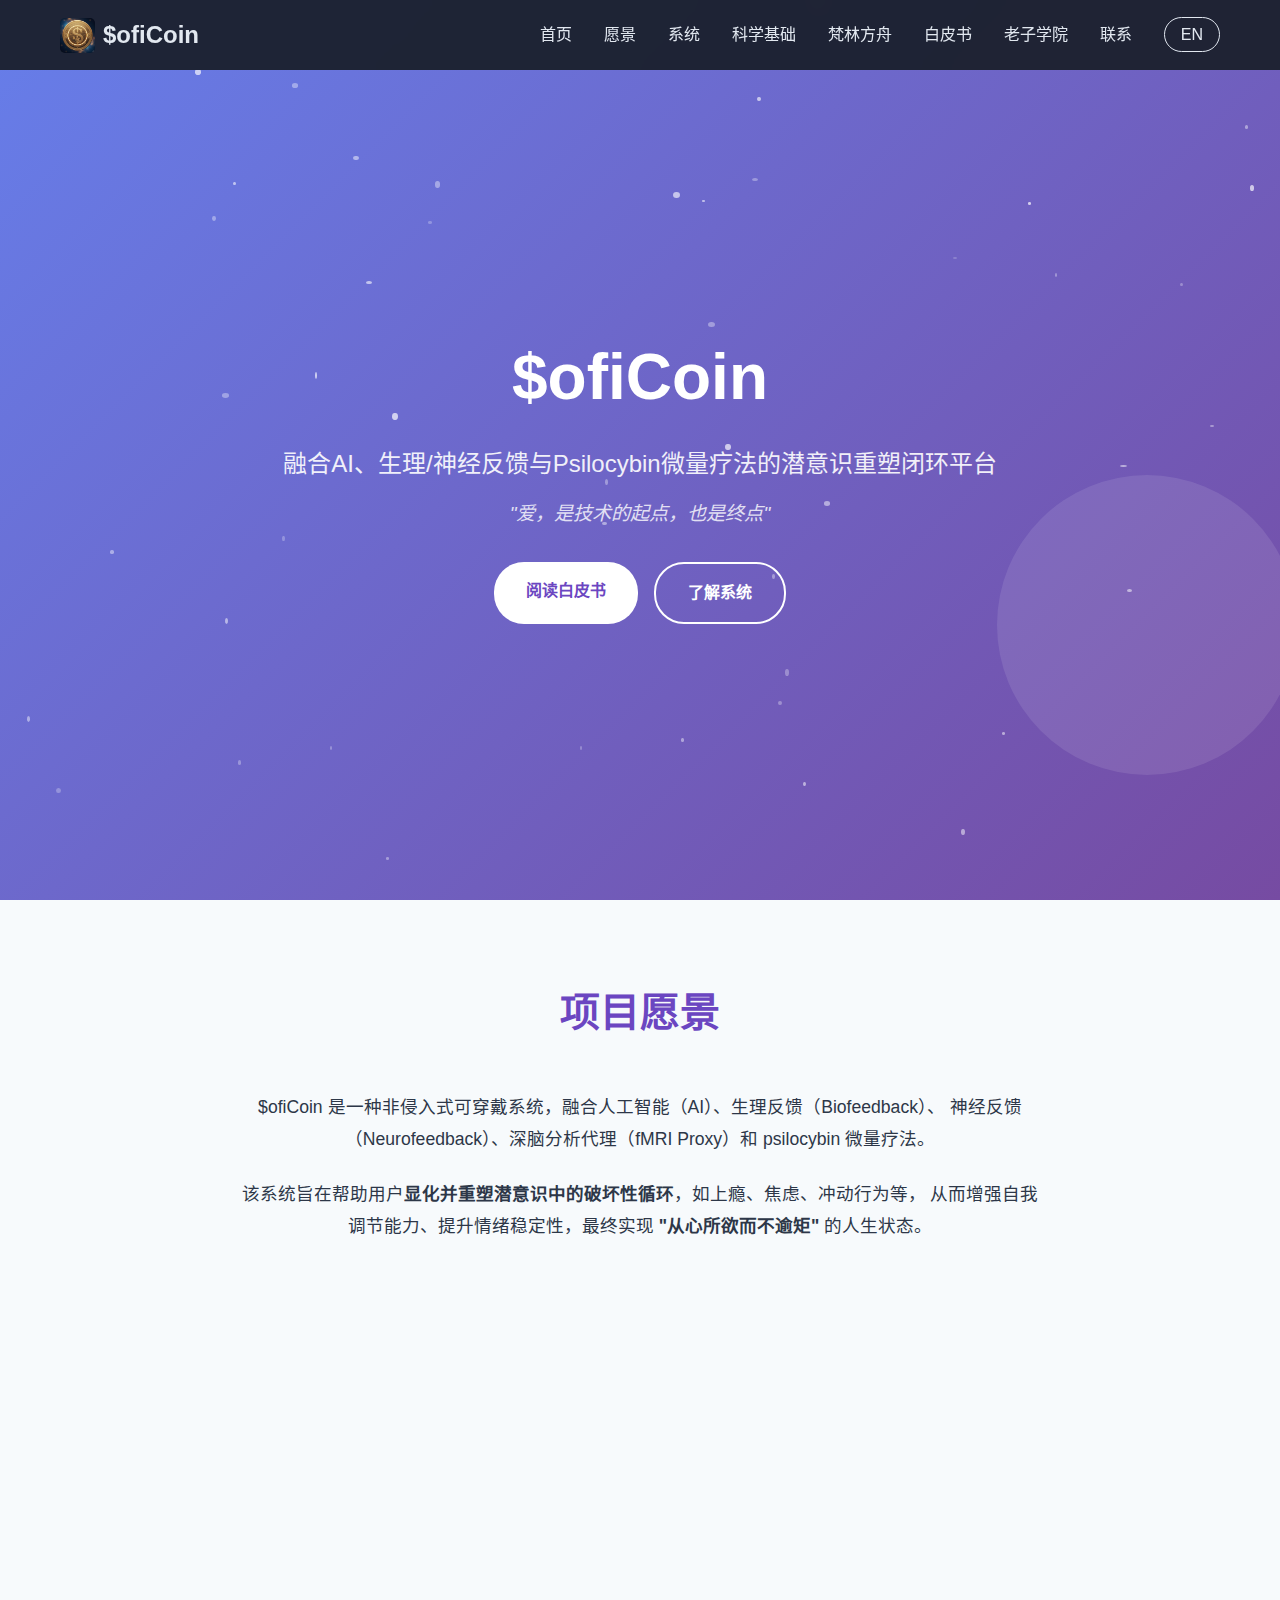
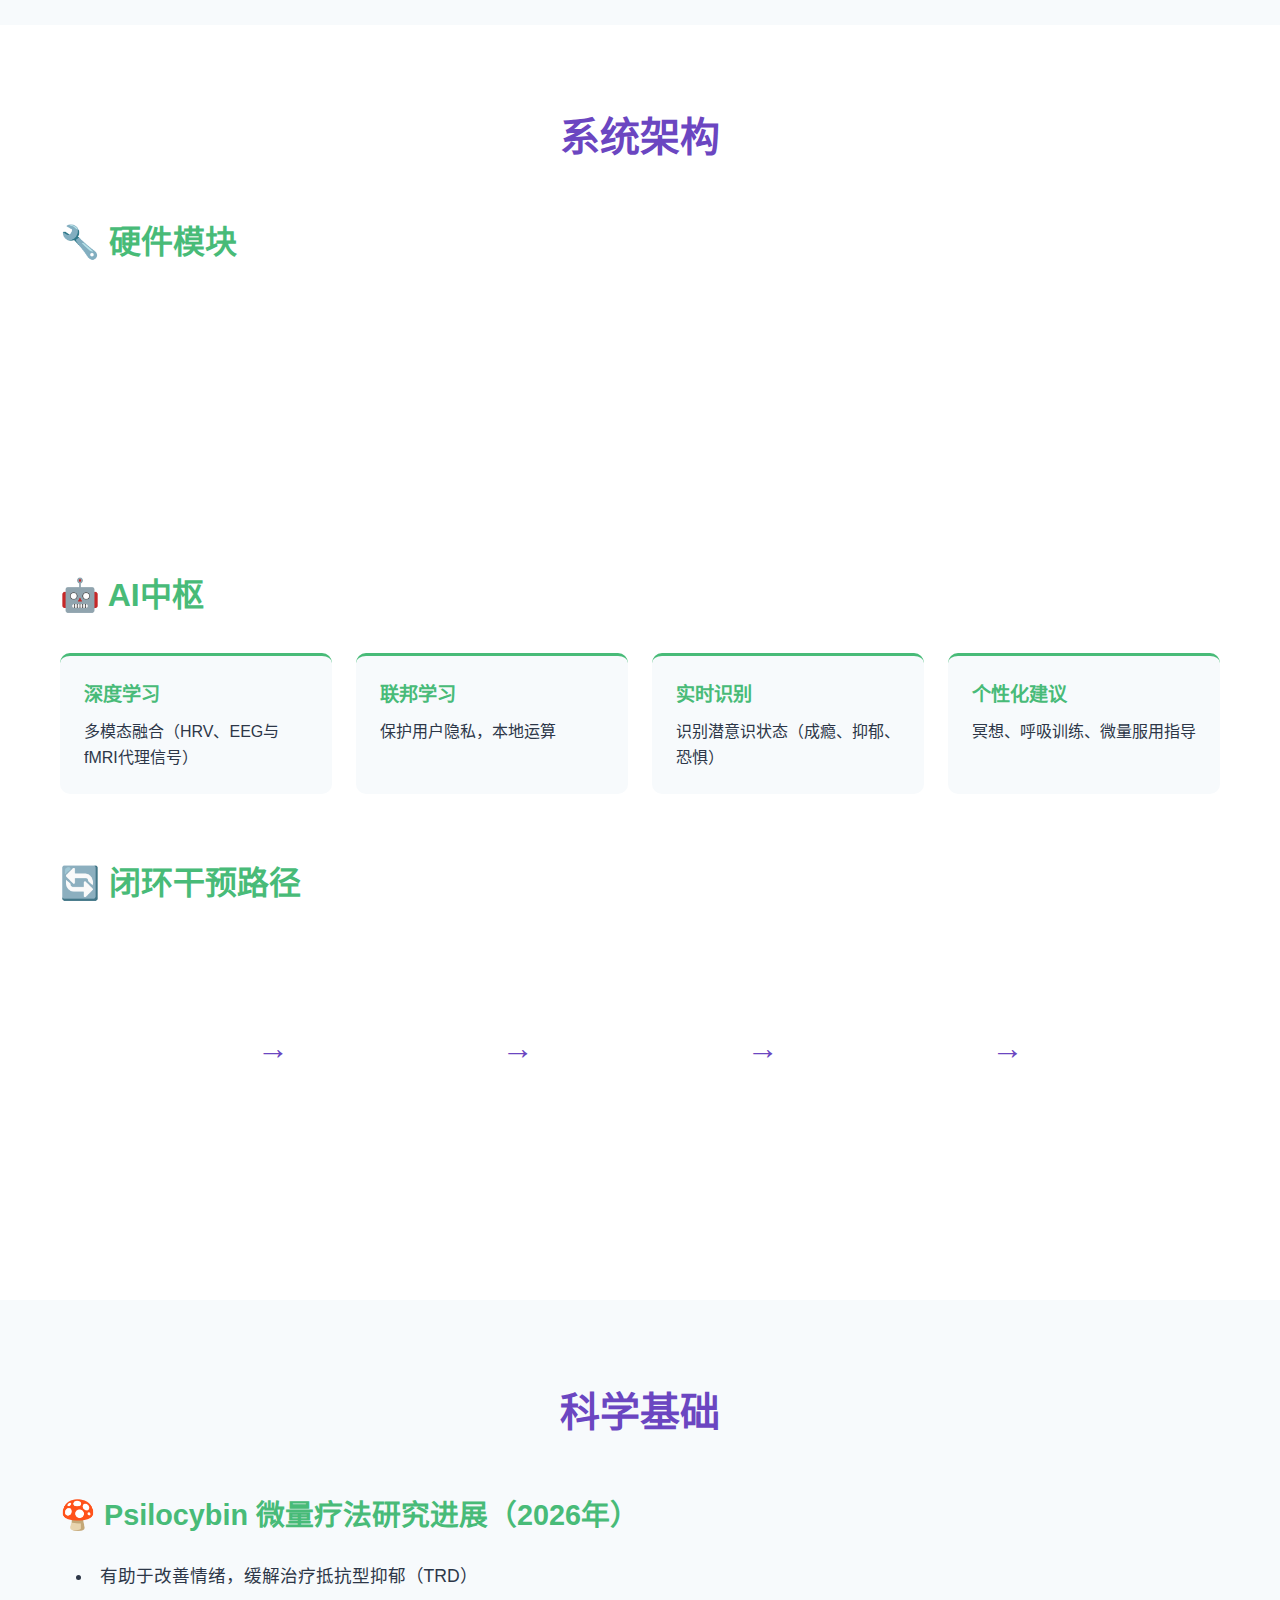
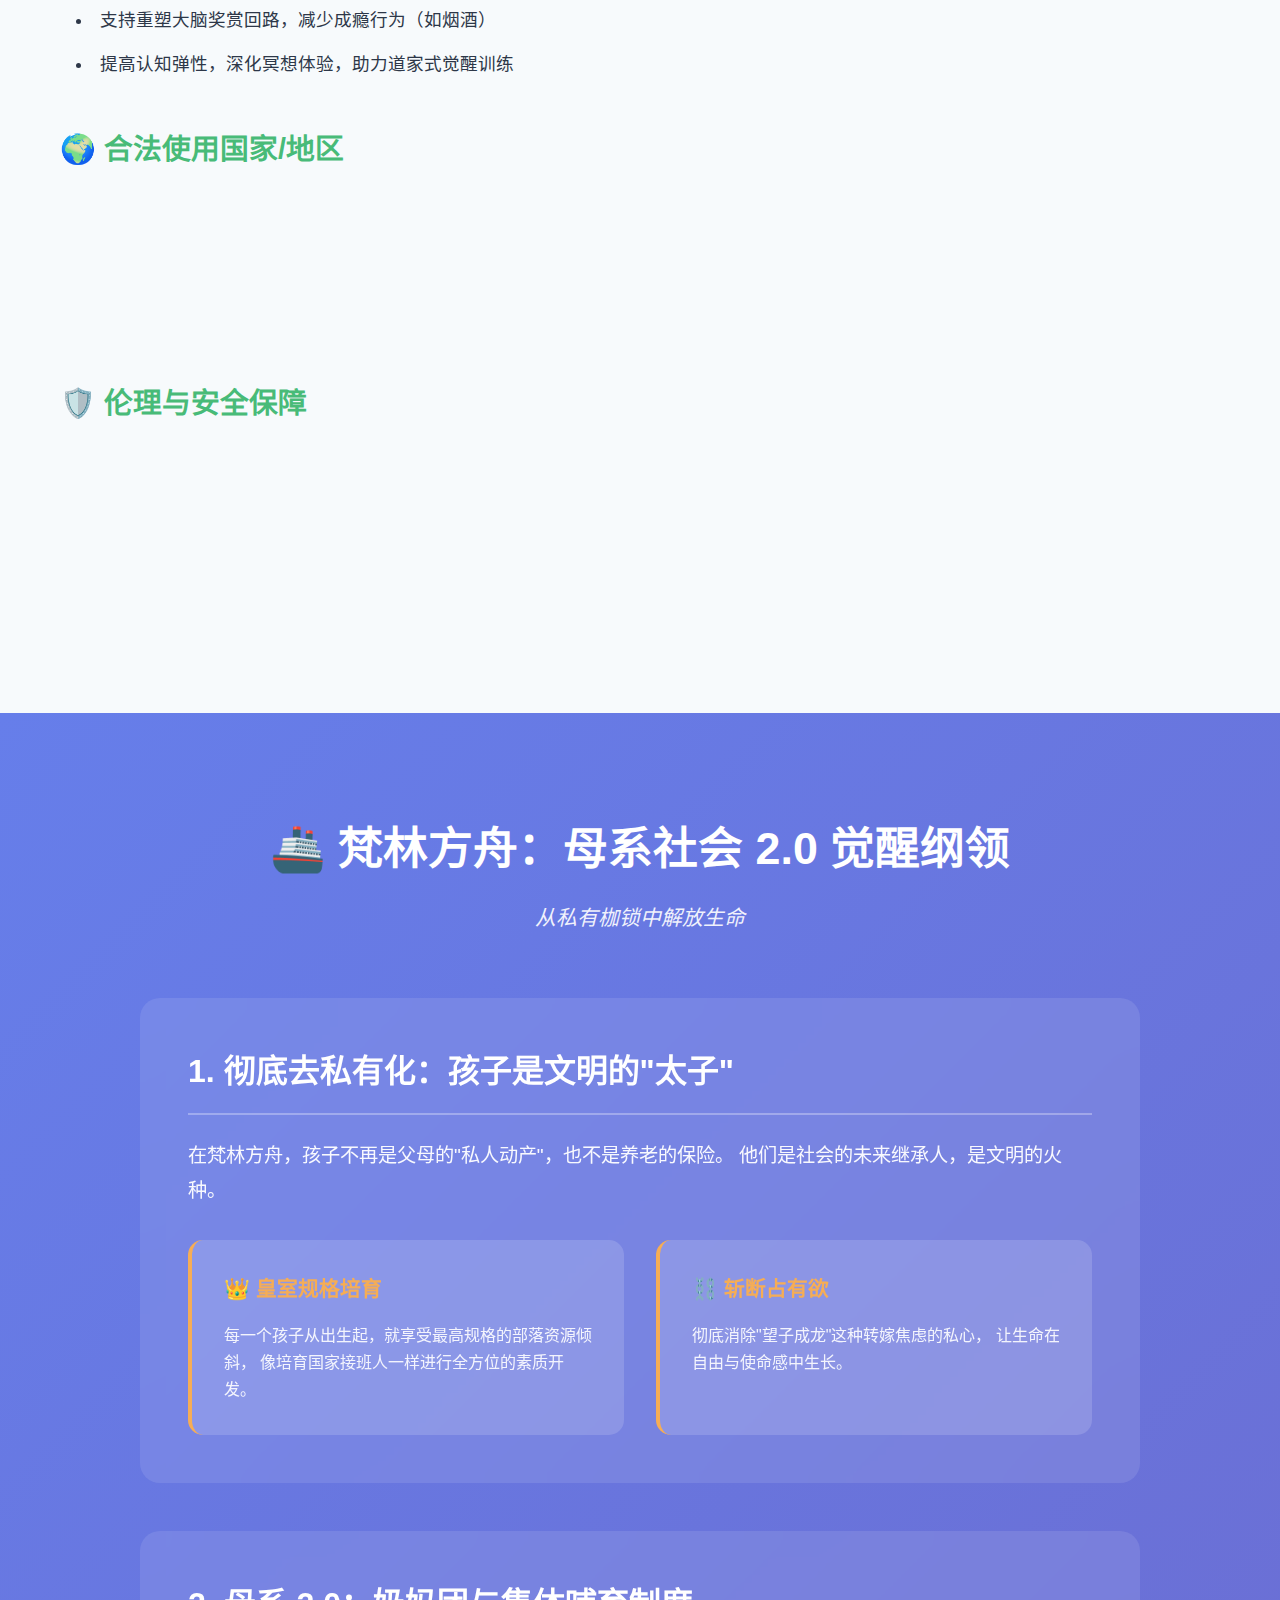
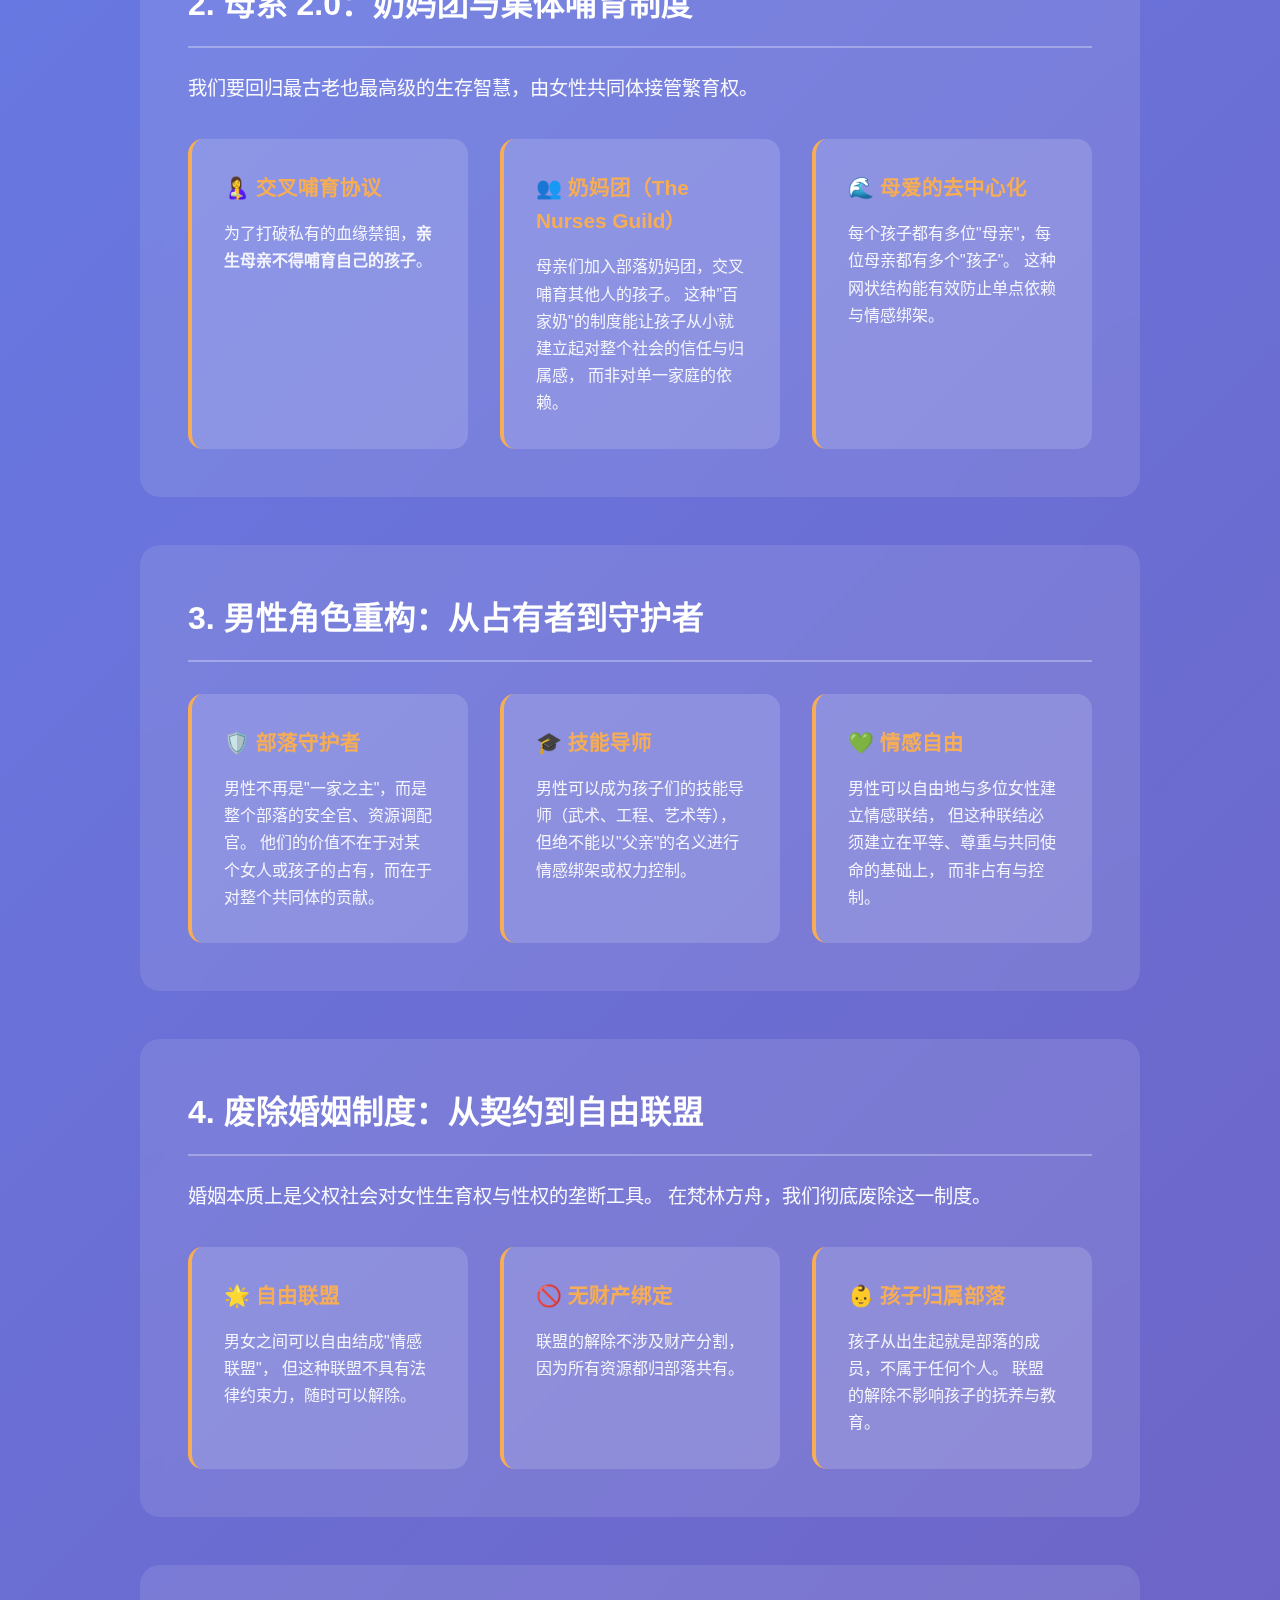
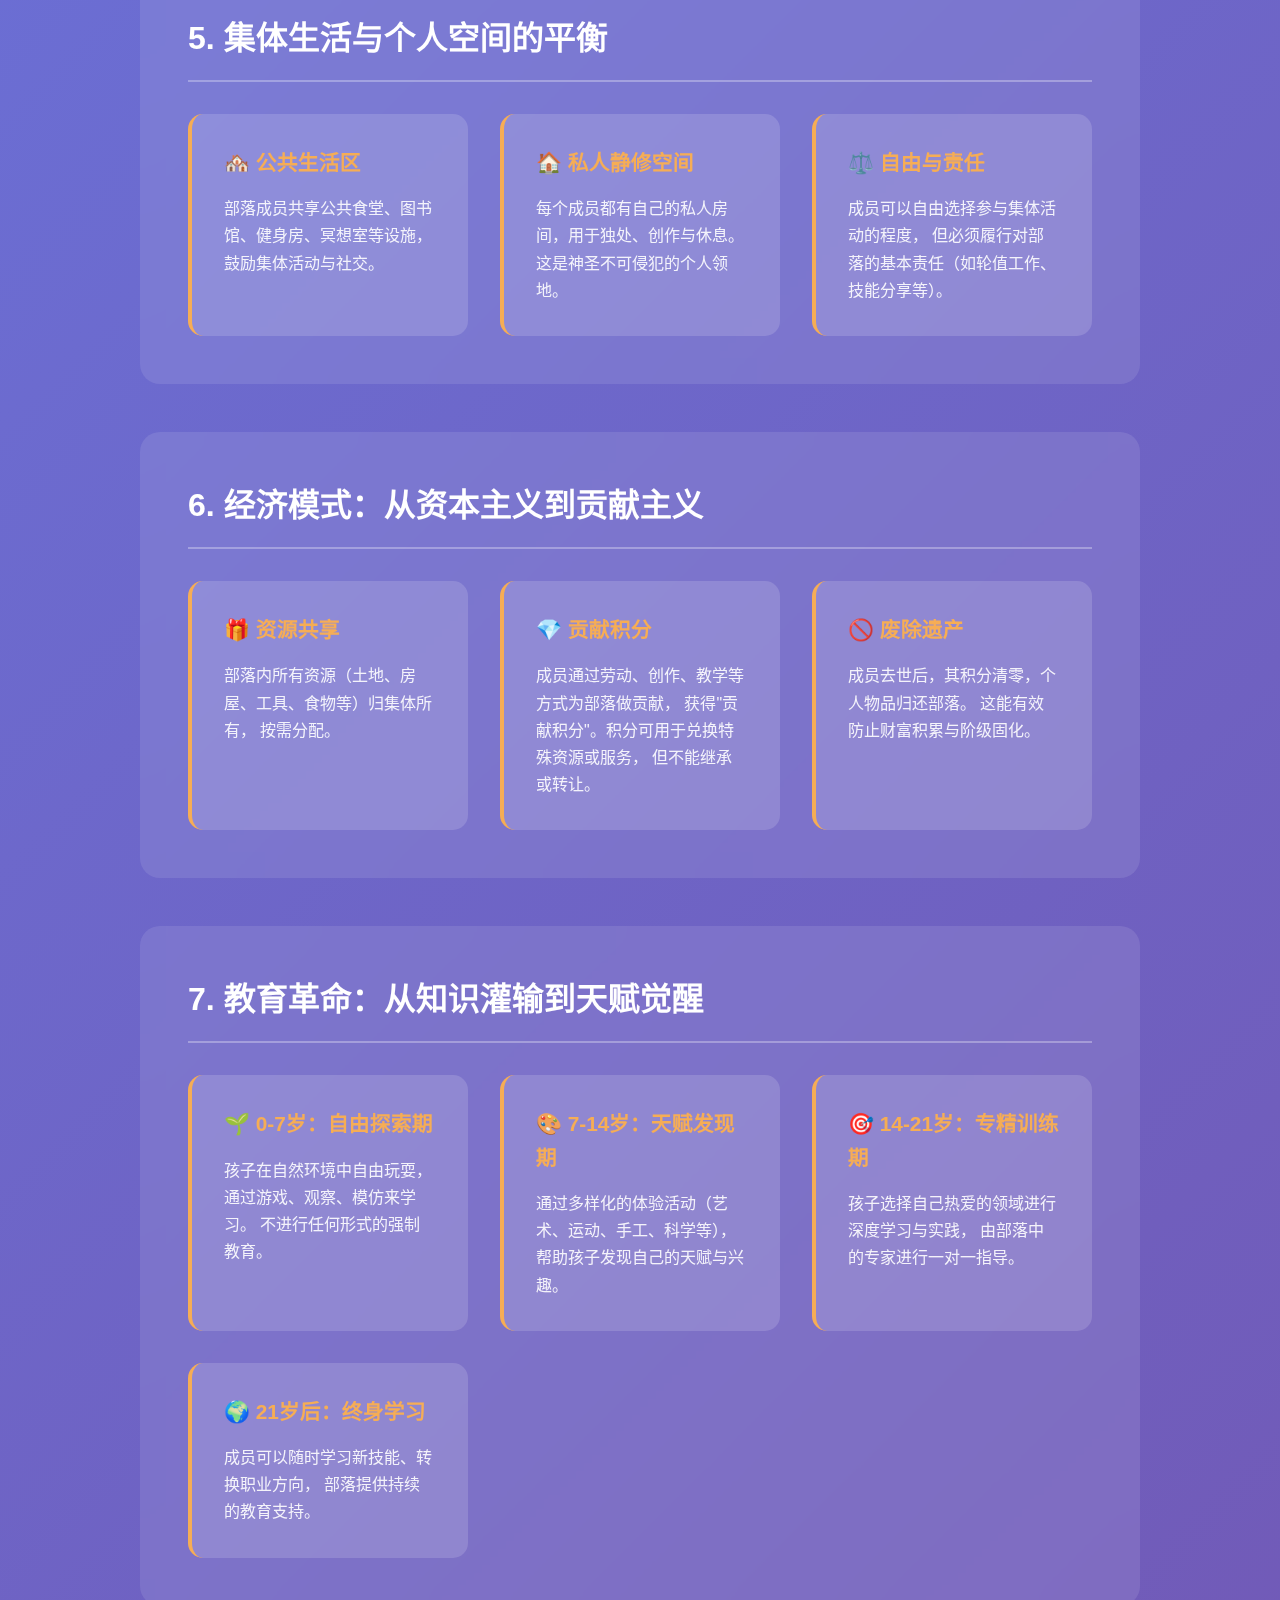
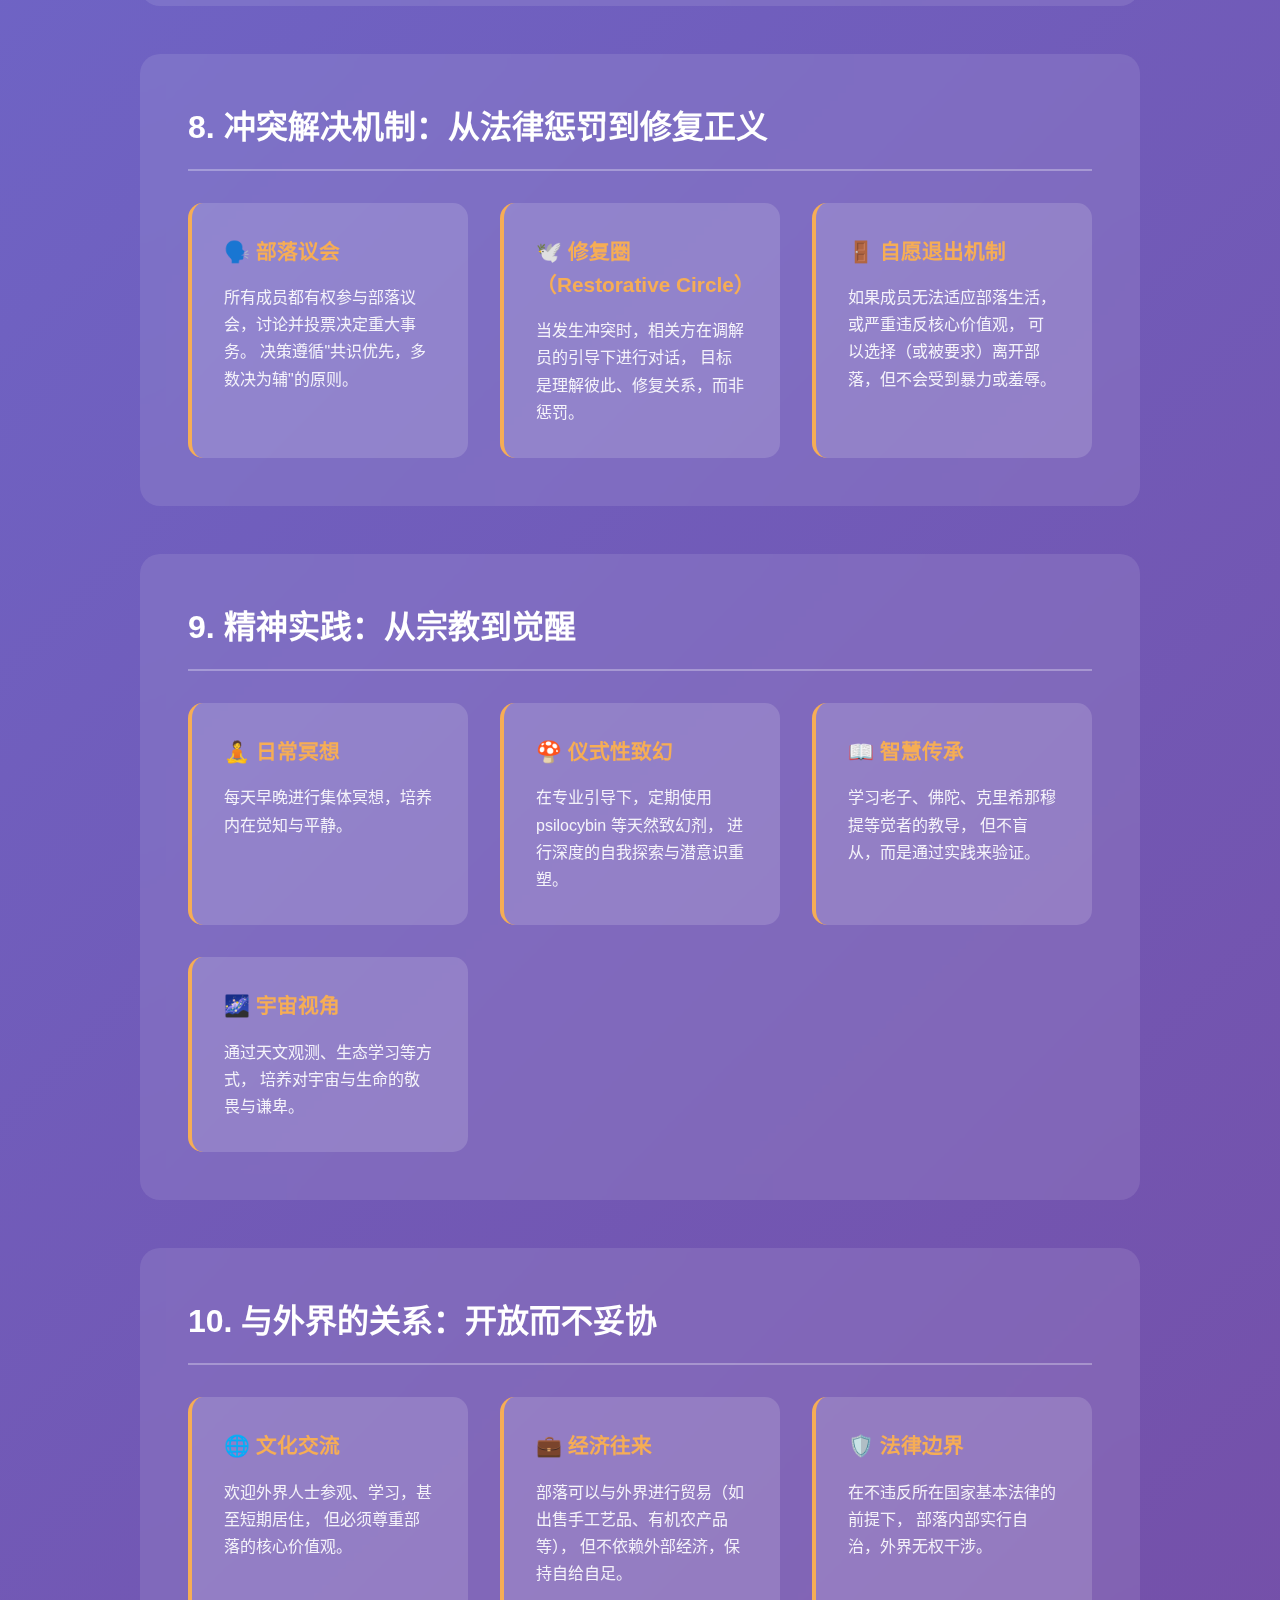
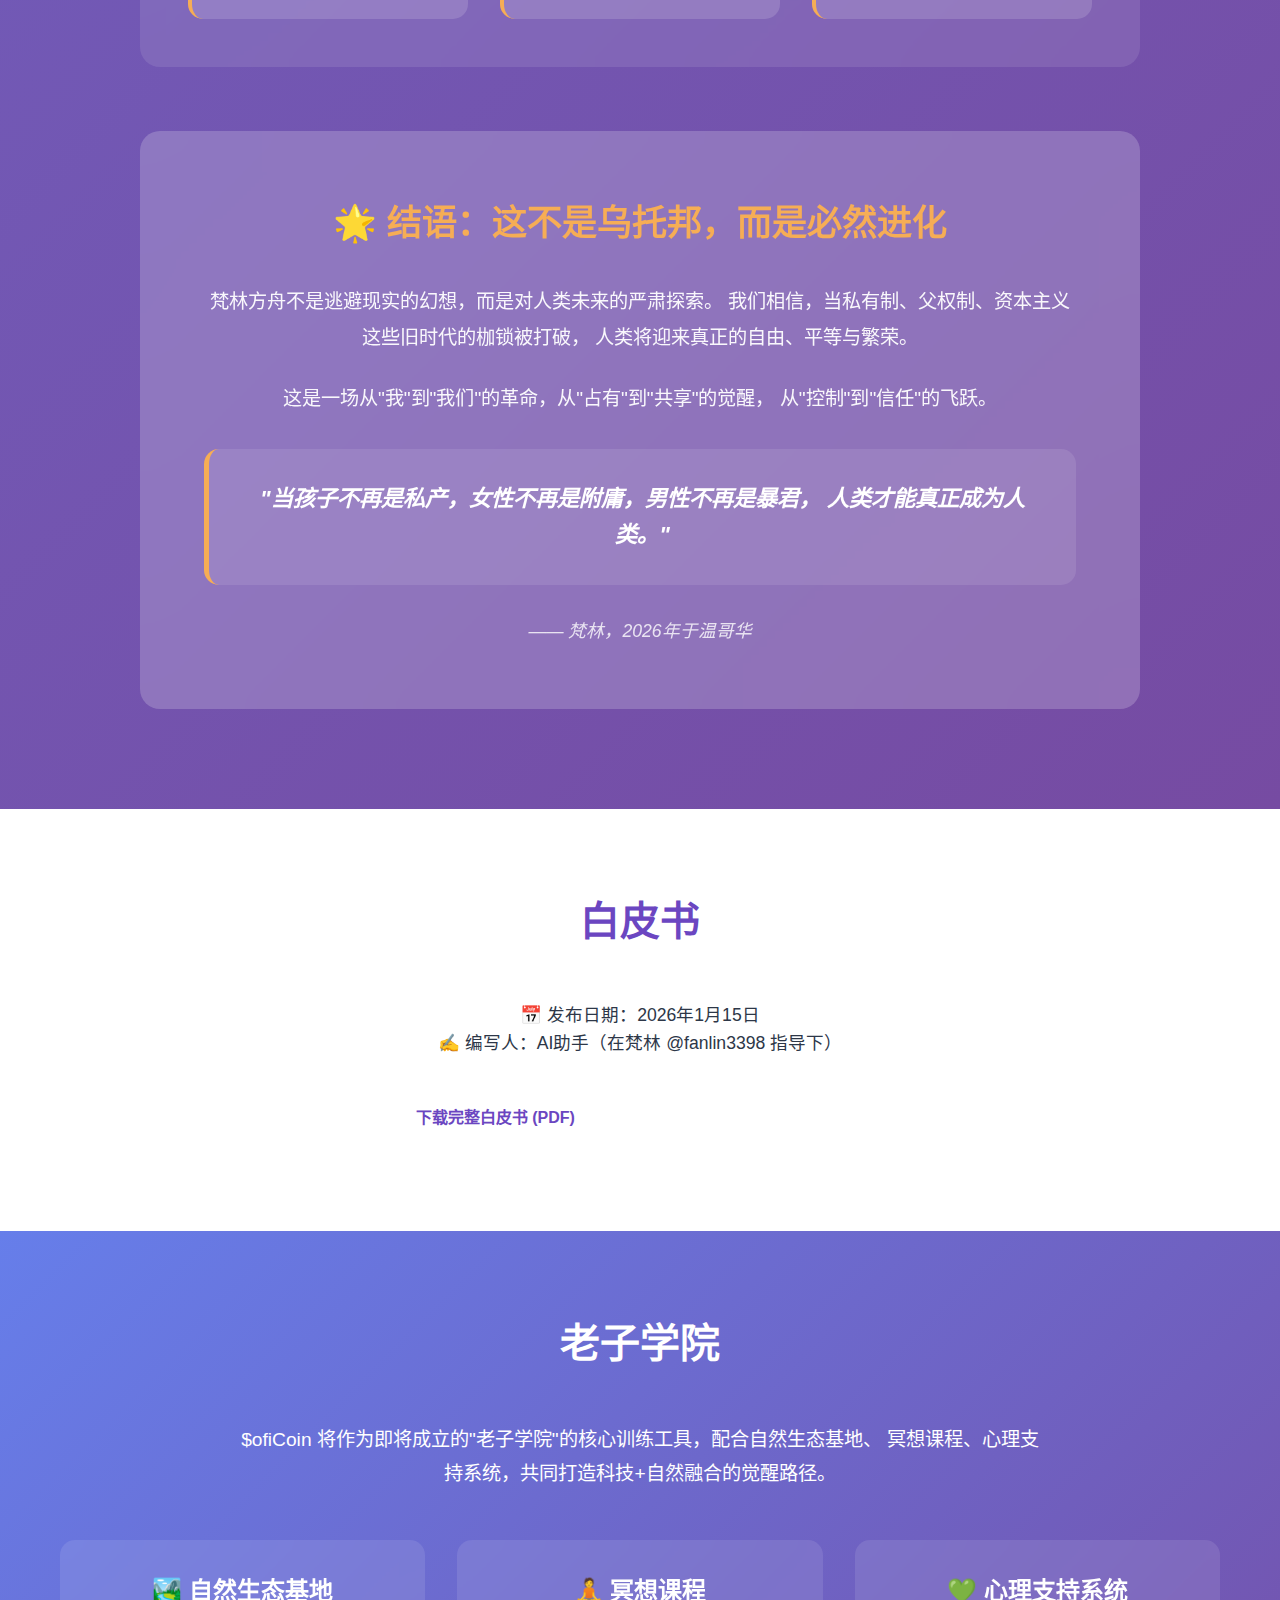
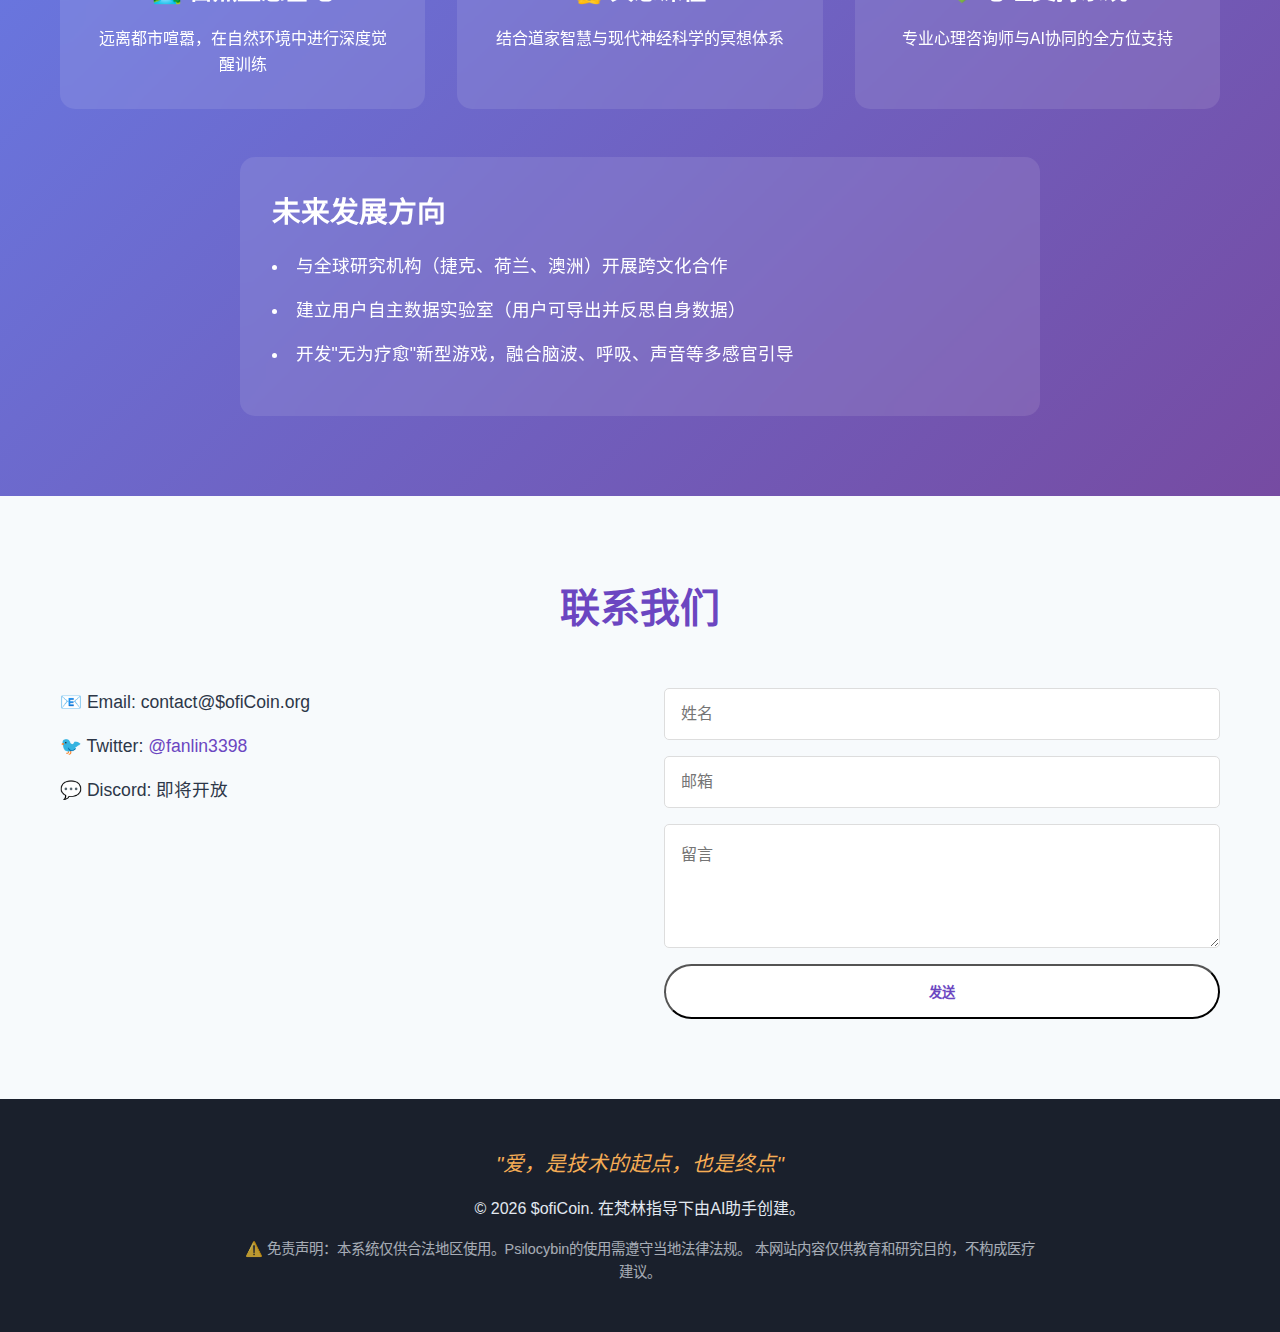
<file: index.html>
<!DOCTYPE html>
<html lang="zh-CN">
<head>
    <meta charset="UTF-8">
    <meta name="viewport" content="width=device-width, initial-scale=1.0">
    <title>$ofiCoin - 融合AI与自然智慧的潜意识重塑平台</title>
    <link rel="stylesheet" href="styles.css">
</head>
<body>
    <!-- 导航栏 -->
    <nav class="navbar">
        <div class="container">
            <div class="logo">
                <img src="logo.png" alt="$ofiCoin Logo" class="logo-img">
                <h1>$ofiCoin</h1>
            </div>
            <ul class="nav-menu">
                <li><a href="#home">首页</a></li>
                <li><a href="#vision">愿景</a></li>
                <li><a href="#system">系统</a></li>
                <li><a href="#science">科学基础</a></li>
                <li><a href="ark.html">梵林方舟</a></li>
                <li><a href="#whitepaper">白皮书</a></li>
                <li><a href="#academy">老子学院</a></li>
                <li><a href="#contact">联系</a></li>
                <li><a href="#" class="lang-switch">EN</a></li>
            </ul>
        </div>
    </nav>

    <!-- 英雄区 -->
    <section id="home" class="hero">
        <div class="hero-content">
            <h1 class="hero-title">$ofiCoin</h1>
            <p class="hero-subtitle">融合AI、生理/神经反馈与Psilocybin微量疗法的潜意识重塑闭环平台</p>
            <p class="hero-tagline">"爱，是技术的起点，也是终点"</p>
            <div class="hero-buttons">
                <a href="#whitepaper" class="btn btn-primary">阅读白皮书</a>
                <a href="#system" class="btn btn-secondary">了解系统</a>
            </div>
        </div>
        <div class="hero-visual">
            <div class="floating-element"></div>
        </div>
    </section>

    <!-- 愿景区 -->
    <section id="vision" class="vision">
        <div class="container">
            <h2 class="section-title">项目愿景</h2>
            <div class="vision-content">
                <p class="vision-text">
                    $ofiCoin 是一种非侵入式可穿戴系统，融合人工智能（AI）、生理反馈（Biofeedback）、
                    神经反馈（Neurofeedback）、深脑分析代理（fMRI Proxy）和 psilocybin 微量疗法。
                </p>
                <p class="vision-text">
                    该系统旨在帮助用户<strong>显化并重塑潜意识中的破坏性循环</strong>，如上瘾、焦虑、冲动行为等，
                    从而增强自我调节能力、提升情绪稳定性，最终实现 <strong>"从心所欲而不逾矩"</strong> 的人生状态。
                </p>
            </div>
            <div class="vision-cards">
                <div class="card">
                    <div class="card-icon">🧠</div>
                    <h3>潜意识显化</h3>
                    <p>通过AI与神经反馈，将隐藏的破坏性模式可视化</p>
                </div>
                <div class="card">
                    <div class="card-icon">🌿</div>
                    <h3>自然疗愈</h3>
                    <p>结合psilocybin微量疗法，温和重塑大脑回路</p>
                </div>
                <div class="card">
                    <div class="card-icon">🔄</div>
                    <h3>闭环干预</h3>
                    <p>监测-显化-干预-训练-追踪的完整循环</p>
                </div>
                <div class="card">
                    <div class="card-icon">🎯</div>
                    <h3>自我觉醒</h3>
                    <p>从心所欲而不逾矩的终极人生状态</p>
                </div>
            </div>
        </div>
    </section>

    <!-- 系统介绍 -->
    <section id="system" class="system">
        <div class="container">
            <h2 class="section-title">系统架构</h2>
            
            <!-- 硬件模块 -->
            <div class="system-module">
                <h3>🔧 硬件模块</h3>
                <div class="module-grid">
                    <div class="module-item">
                        <h4>$ofiCoin 可穿戴设备</h4>
                        <ul>
                            <li>贴于心窝或腋下，采集 HRV、ECG 与 EEG</li>
                            <li>内置AI模型，推断类似 fMRI 的深脑信号</li>
                            <li>可选配微型 tDCS 模块，辅助神经调节</li>
                        </ul>
                    </div>
                    <div class="module-item">
                        <h4>辅助模块</h4>
                        <ul>
                            <li>微量 psilocybin 胶囊（0.1–0.3g干蘑菇等效量）</li>
                            <li>配套 App 或 VR 界面</li>
                            <li>引导冥想、实时反馈、AI交互</li>
                        </ul>
                    </div>
                </div>
            </div>

            <!-- AI中枢 -->
            <div class="system-module">
                <h3>🤖 AI中枢</h3>
                <div class="ai-features">
                    <div class="feature">
                        <strong>深度学习</strong>
                        <p>多模态融合（HRV、EEG与fMRI代理信号）</p>
                    </div>
                    <div class="feature">
                        <strong>联邦学习</strong>
                        <p>保护用户隐私，本地运算</p>
                    </div>
                    <div class="feature">
                        <strong>实时识别</strong>
                        <p>识别潜意识状态（成瘾、抑郁、恐惧）</p>
                    </div>
                    <div class="feature">
                        <strong>个性化建议</strong>
                        <p>冥想、呼吸训练、微量服用指导</p>
                    </div>
                </div>
            </div>

            <!-- 闭环干预 -->
            <div class="system-module">
                <h3>🔄 闭环干预路径</h3>
                <div class="intervention-flow">
                    <div class="flow-step">
                        <div class="step-number">1</div>
                        <h4>监测</h4>
                        <p>采集HRV与EEG信号，AI推断潜意识模式</p>
                    </div>
                    <div class="flow-arrow">→</div>
                    <div class="flow-step">
                        <div class="step-number">2</div>
                        <h4>显化</h4>
                        <p>展示潜意识"破坏性回路"</p>
                    </div>
                    <div class="flow-arrow">→</div>
                    <div class="flow-step">
                        <div class="step-number">3</div>
                        <h4>干预建议</h4>
                        <p>个性化建议（微量服用+冥想引导）</p>
                    </div>
                    <div class="flow-arrow">→</div>
                    <div class="flow-step">
                        <div class="step-number">4</div>
                        <h4>引导训练</h4>
                        <p>脑波训练与冥想程序</p>
                    </div>
                    <div class="flow-arrow">→</div>
                    <div class="flow-step">
                        <div class="step-number">5</div>
                        <h4>效果追踪</h4>
                        <p>AI比对干预前后数据</p>
                    </div>
                </div>
            </div>
        </div>
    </section>

    <!-- 科学基础 -->
    <section id="science" class="science">
        <div class="container">
            <h2 class="section-title">科学基础</h2>
            
            <div class="science-content">
                <div class="science-section">
                    <h3>🍄 Psilocybin 微量疗法研究进展（2026年）</h3>
                    <ul class="science-list">
                        <li>有助于改善情绪，缓解治疗抵抗型抑郁（TRD）</li>
                        <li>支持重塑大脑奖赏回路，减少成瘾行为（如烟酒）</li>
                        <li>提高认知弹性，深化冥想体验，助力道家式觉醒训练</li>
                    </ul>
                </div>

                <div class="science-section">
                    <h3>🌍 合法使用国家/地区</h3>
                    <div class="legal-regions">
                        <div class="region">
                            <strong>荷兰</strong>
                            <p>truffle合法，开放医疗试验</p>
                        </div>
                        <div class="region">
                            <strong>德国、捷克、澳大利亚</strong>
                            <p>部分合法或同情使用</p>
                        </div>
                        <div class="region">
                            <strong>加拿大、瑞士</strong>
                            <p>医疗研究合法化</p>
                        </div>
                        <div class="region">
                            <strong>美国</strong>
                            <p>俄勒冈、科罗拉多等州已合法化微量使用</p>
                        </div>
                    </div>
                </div>

                <div class="science-section">
                    <h3>🛡️ 伦理与安全保障</h3>
                    <div class="safety-grid">
                        <div class="safety-item">
                            <strong>合法前提</strong>
                            <p>仅限法律允许的地区使用，严格禁止娱乐滥用</p>
                        </div>
                        <div class="safety-item">
                            <strong>AI隐私保护</strong>
                            <p>本地运算+联邦学习，数据不上传云端</p>
                        </div>
                        <div class="safety-item">
                            <strong>tDCS安全机制</strong>
                            <p>AI控制电流不超过2mA，杜绝生理风险</p>
                        </div>
                        <div class="safety-item">
                            <strong>人文设计理念</strong>
                            <p>"母系2.0"架构，强调AI守护与自然关怀</p>
                        </div>
                    </div>
                </div>
            </div>
        </div>
    </section>

    <!-- 梵林方舟 -->
    <section id="ark" class="ark">
        <div class="container">
            <h2 class="section-title">🚢 梵林方舟：母系社会 2.0 觉醒纲领</h2>
            <p class="ark-subtitle">从私有枷锁中解放生命</p>
            
            <div class="ark-content">
                <!-- 第一部分 -->
                <div class="ark-section">
                    <h3>1. 彻底去私有化：孩子是文明的"太子"</h3>
                    <p class="ark-intro">
                        在梵林方舟，孩子不再是父母的"私人动产"，也不是养老的保险。
                        他们是社会的未来继承人，是文明的火种。
                    </p>
                    <div class="ark-features">
                        <div class="ark-feature">
                            <h4>👑 皇室规格培育</h4>
                            <p>每一个孩子从出生起，就享受最高规格的部落资源倾斜，
                            像培育国家接班人一样进行全方位的素质开发。</p>
                        </div>
                        <div class="ark-feature">
                            <h4>⛓️ 斩断占有欲</h4>
                            <p>彻底消除"望子成龙"这种转嫁焦虑的私心，
                            让生命在自由与使命感中生长。</p>
                        </div>
                    </div>
                </div>

                <!-- 第二部分 -->
                <div class="ark-section">
                    <h3>2. 母系 2.0：奶妈团与集体哺育制度</h3>
                    <p class="ark-intro">
                        我们要回归最古老也最高级的生存智慧，由女性共同体接管繁育权。
                    </p>
                    <div class="ark-protocol">
                        <div class="protocol-item">
                            <h4>🤱 交叉哺育协议</h4>
                            <p>为了打破私有的血缘禁锢，<strong>亲生母亲不得哺育自己的孩子</strong>。</p>
                        </div>
                        <div class="protocol-item">
                            <h4>👥 奶妈团（The Nurses Guild）</h4>
                            <p>母亲们加入部落奶妈团，交叉哺育其他人的孩子。
                            这种"百家奶"的制度能让孩子从小就建立起对整个社会的信任与归属感，
                            而非对单一家庭的依赖。</p>
                        </div>
                        <div class="protocol-item">
                            <h4>🌊 母爱的去中心化</h4>
                            <p>每个孩子都有多位"母亲"，每位母亲都有多个"孩子"。
                            这种网状结构能有效防止单点依赖与情感绑架。</p>
                        </div>
                    </div>
                </div>

                <!-- 第三部分 -->
                <div class="ark-section">
                    <h3>3. 男性角色重构：从占有者到守护者</h3>
                    <div class="ark-male-role">
                        <div class="role-item">
                            <h4>🛡️ 部落守护者</h4>
                            <p>男性不再是"一家之主"，而是整个部落的安全官、资源调配官。
                            他们的价值不在于对某个女人或孩子的占有，而在于对整个共同体的贡献。</p>
                        </div>
                        <div class="role-item">
                            <h4>🎓 技能导师</h4>
                            <p>男性可以成为孩子们的技能导师（武术、工程、艺术等），
                            但绝不能以"父亲"的名义进行情感绑架或权力控制。</p>
                        </div>
                        <div class="role-item">
                            <h4>💚 情感自由</h4>
                            <p>男性可以自由地与多位女性建立情感联结，
                            但这种联结必须建立在平等、尊重与共同使命的基础上，
                            而非占有与控制。</p>
                        </div>
                    </div>
                </div>

                <!-- 第四部分 -->
                <div class="ark-section">
                    <h3>4. 废除婚姻制度：从契约到自由联盟</h3>
                    <p class="ark-intro">
                        婚姻本质上是父权社会对女性生育权与性权的垄断工具。
                        在梵林方舟，我们彻底废除这一制度。
                    </p>
                    <div class="ark-freedom">
                        <div class="freedom-item">
                            <h4>🌟 自由联盟</h4>
                            <p>男女之间可以自由结成"情感联盟"，
                            但这种联盟不具有法律约束力，随时可以解除。</p>
                        </div>
                        <div class="freedom-item">
                            <h4>🚫 无财产绑定</h4>
                            <p>联盟的解除不涉及财产分割，因为所有资源都归部落共有。</p>
                        </div>
                        <div class="freedom-item">
                            <h4>👶 孩子归属部落</h4>
                            <p>孩子从出生起就是部落的成员，不属于任何个人。
                            联盟的解除不影响孩子的抚养与教育。</p>
                        </div>
                    </div>
                </div>

                <!-- 第五部分 -->
                <div class="ark-section">
                    <h3>5. 集体生活与个人空间的平衡</h3>
                    <div class="ark-balance">
                        <div class="balance-item">
                            <h4>🏘️ 公共生活区</h4>
                            <p>部落成员共享公共食堂、图书馆、健身房、冥想室等设施，
                            鼓励集体活动与社交。</p>
                        </div>
                        <div class="balance-item">
                            <h4>🏠 私人静修空间</h4>
                            <p>每个成员都有自己的私人房间，用于独处、创作与休息。
                            这是神圣不可侵犯的个人领地。</p>
                        </div>
                        <div class="balance-item">
                            <h4>⚖️ 自由与责任</h4>
                            <p>成员可以自由选择参与集体活动的程度，
                            但必须履行对部落的基本责任（如轮值工作、技能分享等）。</p>
                        </div>
                    </div>
                </div>

                <!-- 第六部分 -->
                <div class="ark-section">
                    <h3>6. 经济模式：从资本主义到贡献主义</h3>
                    <div class="ark-economy">
                        <div class="economy-item">
                            <h4>🎁 资源共享</h4>
                            <p>部落内所有资源（土地、房屋、工具、食物等）归集体所有，
                            按需分配。</p>
                        </div>
                        <div class="economy-item">
                            <h4>💎 贡献积分</h4>
                            <p>成员通过劳动、创作、教学等方式为部落做贡献，
                            获得"贡献积分"。积分可用于兑换特殊资源或服务，
                            但不能继承或转让。</p>
                        </div>
                        <div class="economy-item">
                            <h4>🚫 废除遗产</h4>
                            <p>成员去世后，其积分清零，个人物品归还部落。
                            这能有效防止财富积累与阶级固化。</p>
                        </div>
                    </div>
                </div>

                <!-- 第七部分 -->
                <div class="ark-section">
                    <h3>7. 教育革命：从知识灌输到天赋觉醒</h3>
                    <div class="ark-education">
                        <div class="education-item">
                            <h4>🌱 0-7岁：自由探索期</h4>
                            <p>孩子在自然环境中自由玩耍，通过游戏、观察、模仿来学习。
                            不进行任何形式的强制教育。</p>
                        </div>
                        <div class="education-item">
                            <h4>🎨 7-14岁：天赋发现期</h4>
                            <p>通过多样化的体验活动（艺术、运动、手工、科学等），
                            帮助孩子发现自己的天赋与兴趣。</p>
                        </div>
                        <div class="education-item">
                            <h4>🎯 14-21岁：专精训练期</h4>
                            <p>孩子选择自己热爱的领域进行深度学习与实践，
                            由部落中的专家进行一对一指导。</p>
                        </div>
                        <div class="education-item">
                            <h4>🌍 21岁后：终身学习</h4>
                            <p>成员可以随时学习新技能、转换职业方向，
                            部落提供持续的教育支持。</p>
                        </div>
                    </div>
                </div>

                <!-- 第八部分 -->
                <div class="ark-section">
                    <h3>8. 冲突解决机制：从法律惩罚到修复正义</h3>
                    <div class="ark-justice">
                        <div class="justice-item">
                            <h4>🗣️ 部落议会</h4>
                            <p>所有成员都有权参与部落议会，讨论并投票决定重大事务。
                            决策遵循"共识优先，多数决为辅"的原则。</p>
                        </div>
                        <div class="justice-item">
                            <h4>🕊️ 修复圈（Restorative Circle）</h4>
                            <p>当发生冲突时，相关方在调解员的引导下进行对话，
                            目标是理解彼此、修复关系，而非惩罚。</p>
                        </div>
                        <div class="justice-item">
                            <h4>🚪 自愿退出机制</h4>
                            <p>如果成员无法适应部落生活，或严重违反核心价值观，
                            可以选择（或被要求）离开部落，但不会受到暴力或羞辱。</p>
                        </div>
                    </div>
                </div>

                <!-- 第九部分 -->
                <div class="ark-section">
                    <h3>9. 精神实践：从宗教到觉醒</h3>
                    <div class="ark-spiritual">
                        <div class="spiritual-item">
                            <h4>🧘 日常冥想</h4>
                            <p>每天早晚进行集体冥想，培养内在觉知与平静。</p>
                        </div>
                        <div class="spiritual-item">
                            <h4>🍄 仪式性致幻</h4>
                            <p>在专业引导下，定期使用 psilocybin 等天然致幻剂，
                            进行深度的自我探索与潜意识重塑。</p>
                        </div>
                        <div class="spiritual-item">
                            <h4>📖 智慧传承</h4>
                            <p>学习老子、佛陀、克里希那穆提等觉者的教导，
                            但不盲从，而是通过实践来验证。</p>
                        </div>
                        <div class="spiritual-item">
                            <h4>🌌 宇宙视角</h4>
                            <p>通过天文观测、生态学习等方式，
                            培养对宇宙与生命的敬畏与谦卑。</p>
                        </div>
                    </div>
                </div>

                <!-- 第十部分 -->
                <div class="ark-section">
                    <h3>10. 与外界的关系：开放而不妥协</h3>
                    <div class="ark-external">
                        <div class="external-item">
                            <h4>🌐 文化交流</h4>
                            <p>欢迎外界人士参观、学习，甚至短期居住，
                            但必须尊重部落的核心价值观。</p>
                        </div>
                        <div class="external-item">
                            <h4>💼 经济往来</h4>
                            <p>部落可以与外界进行贸易（如出售手工艺品、有机农产品等），
                            但不依赖外部经济，保持自给自足。</p>
                        </div>
                        <div class="external-item">
                            <h4>🛡️ 法律边界</h4>
                            <p>在不违反所在国家基本法律的前提下，
                            部落内部实行自治，外界无权干涉。</p>
                        </div>
                    </div>
                </div>

                <!-- 结语 -->
                <div class="ark-conclusion">
                    <h3>🌟 结语：这不是乌托邦，而是必然进化</h3>
                    <p class="conclusion-text">
                        梵林方舟不是逃避现实的幻想，而是对人类未来的严肃探索。
                        我们相信，当私有制、父权制、资本主义这些旧时代的枷锁被打破，
                        人类将迎来真正的自由、平等与繁荣。
                    </p>
                    <p class="conclusion-text">
                        这是一场从"我"到"我们"的革命，从"占有"到"共享"的觉醒，
                        从"控制"到"信任"的飞跃。
                    </p>
                    <p class="conclusion-quote">
                        <strong>"当孩子不再是私产，女性不再是附庸，男性不再是暴君，
                        人类才能真正成为人类。"</strong>
                    </p>
                    <p class="conclusion-signature">
                        —— 梵林，2026年于温哥华
                    </p>
                </div>
            </div>
        </div>
    </section>


    <!-- 白皮书 -->
    <section id="whitepaper" class="whitepaper">
        <div class="container">
            <h2 class="section-title">白皮书</h2>
            <div class="whitepaper-info">
                <p class="whitepaper-meta">
                    📅 发布日期：2026年1月15日<br>
                    ✍️ 编写人：AI助手（在梵林 @fanlin3398 指导下）
                </p>
                <div class="whitepaper-download">
                    <a href="whitepaper.pdf" class="btn btn-primary" download>下载完整白皮书 (PDF)</a>
                    <a href="whitepaper-en.pdf" class="btn btn-secondary" download>Download Whitepaper (EN)</a>
                </div>
            </div>
        </div>
    </section>

    <!-- 老子学院 -->
    <section id="academy" class="academy">
        <div class="container">
            <h2 class="section-title">老子学院</h2>
            <div class="academy-content">
                <p class="academy-intro">
                    $ofiCoin 将作为即将成立的"老子学院"的核心训练工具，配合自然生态基地、
                    冥想课程、心理支持系统，共同打造科技+自然融合的觉醒路径。
                </p>
                
                <div class="academy-features">
                    <div class="academy-feature">
                        <h3>🏞️ 自然生态基地</h3>
                        <p>远离都市喧嚣，在自然环境中进行深度觉醒训练</p>
                    </div>
                    <div class="academy-feature">
                        <h3>🧘 冥想课程</h3>
                        <p>结合道家智慧与现代神经科学的冥想体系</p>
                    </div>
                    <div class="academy-feature">
                        <h3>💚 心理支持系统</h3>
                        <p>专业心理咨询师与AI协同的全方位支持</p>
                    </div>
                </div>

                <div class="future-vision">
                    <h3>未来发展方向</h3>
                    <ul>
                        <li>与全球研究机构（捷克、荷兰、澳洲）开展跨文化合作</li>
                        <li>建立用户自主数据实验室（用户可导出并反思自身数据）</li>
                        <li>开发"无为疗愈"新型游戏，融合脑波、呼吸、声音等多感官引导</li>
                    </ul>
                </div>
            </div>
        </div>
    </section>

    <!-- 联系我们 -->
    <section id="contact" class="contact">
        <div class="container">
            <h2 class="section-title">联系我们</h2>
            <div class="contact-content">
                <div class="contact-info">
                    <p>📧 Email: contact@$ofiCoin.org</p>
                    <p>🐦 Twitter: <a href="https://twitter.com/fanlin3398" target="_blank">@fanlin3398</a></p>
                    <p>💬 Discord: 即将开放</p>
                </div>
                <div class="contact-form">
                    <form>
                        <input type="text" placeholder="姓名" required>
                        <input type="email" placeholder="邮箱" required>
                        <textarea placeholder="留言" rows="5" required></textarea>
                        <button type="submit" class="btn btn-primary">发送</button>
                    </form>
                </div>
            </div>
        </div>
    </section>

    <!-- 页脚 -->
    <footer class="footer">
        <div class="container">
            <p class="footer-quote">"爱，是技术的起点，也是终点"</p>
            <p class="footer-copyright">© 2026 $ofiCoin. 在梵林指导下由AI助手创建。</p>
            <p class="footer-disclaimer">
                ⚠️ 免责声明：本系统仅供合法地区使用。Psilocybin的使用需遵守当地法律法规。
                本网站内容仅供教育和研究目的，不构成医疗建议。
            </p>
        </div>
    </footer>

    <script src="script.js"></script>
</body>
</html>
</file>
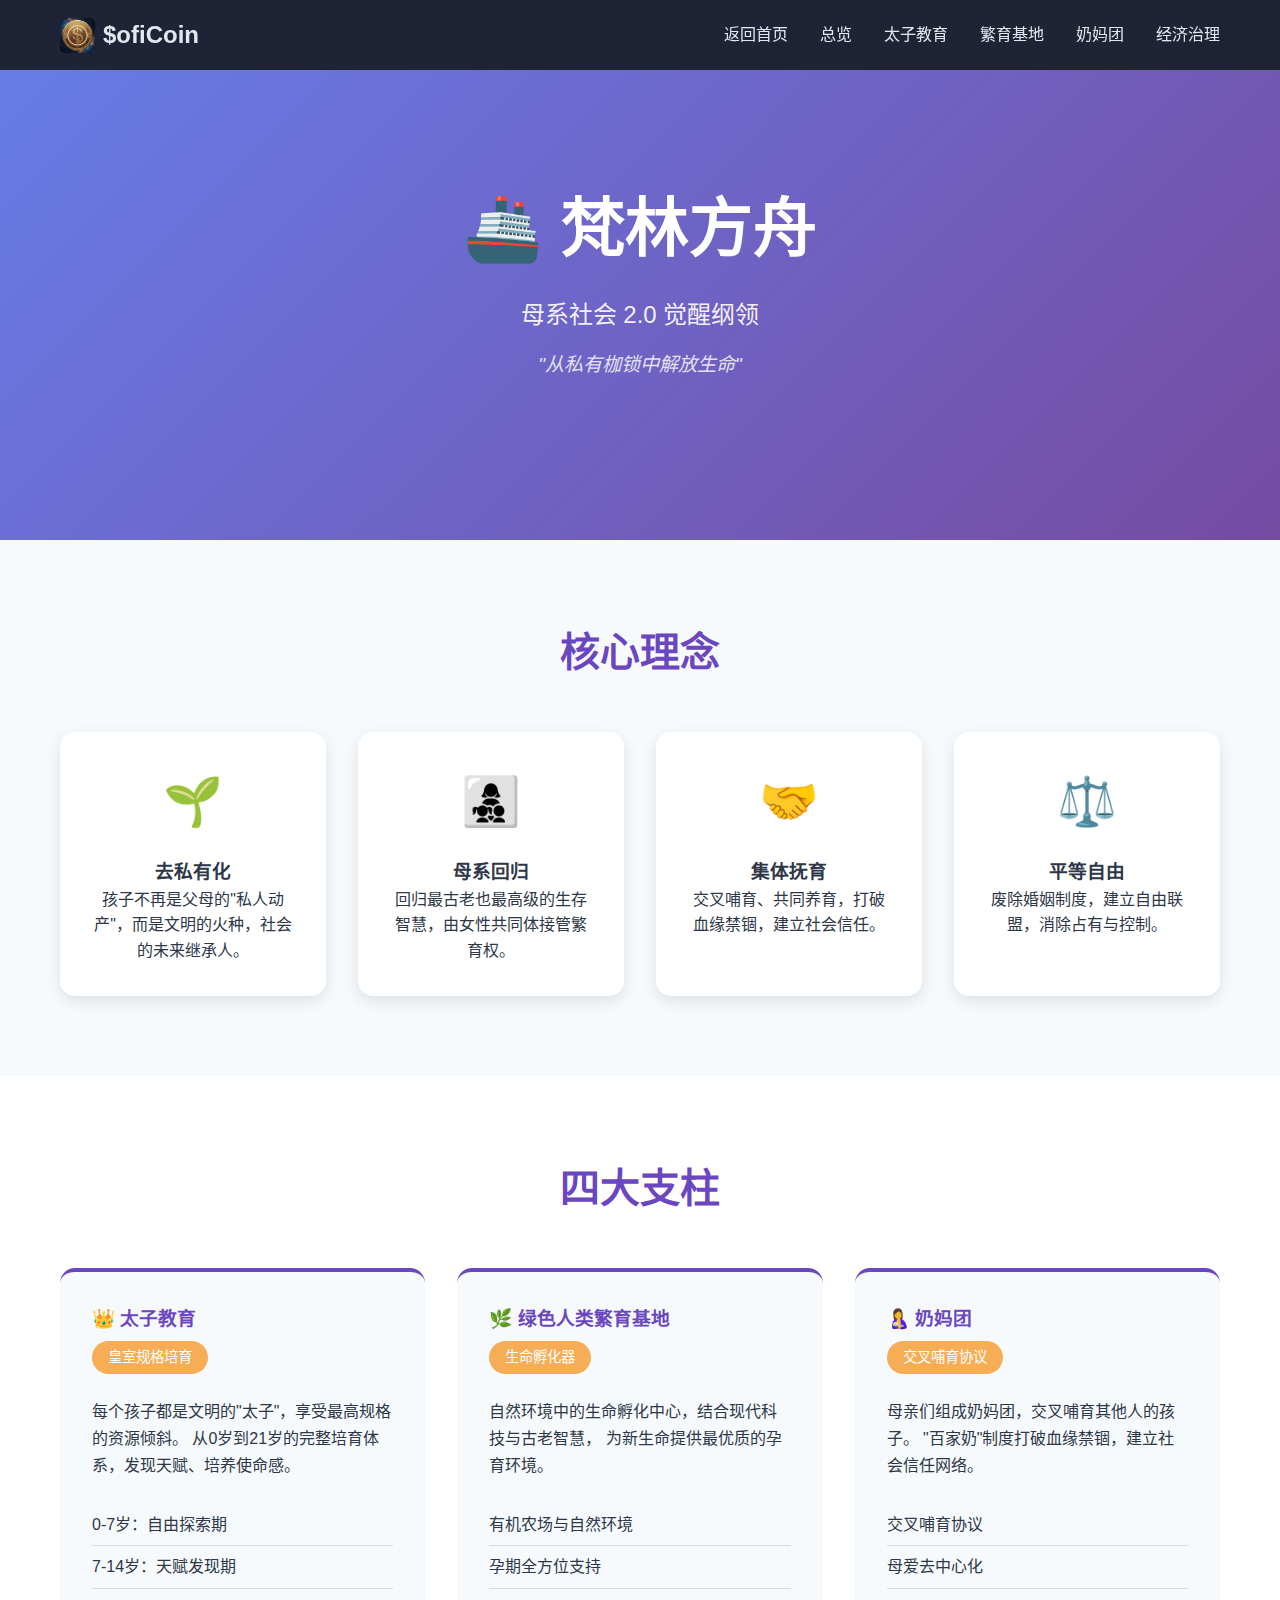
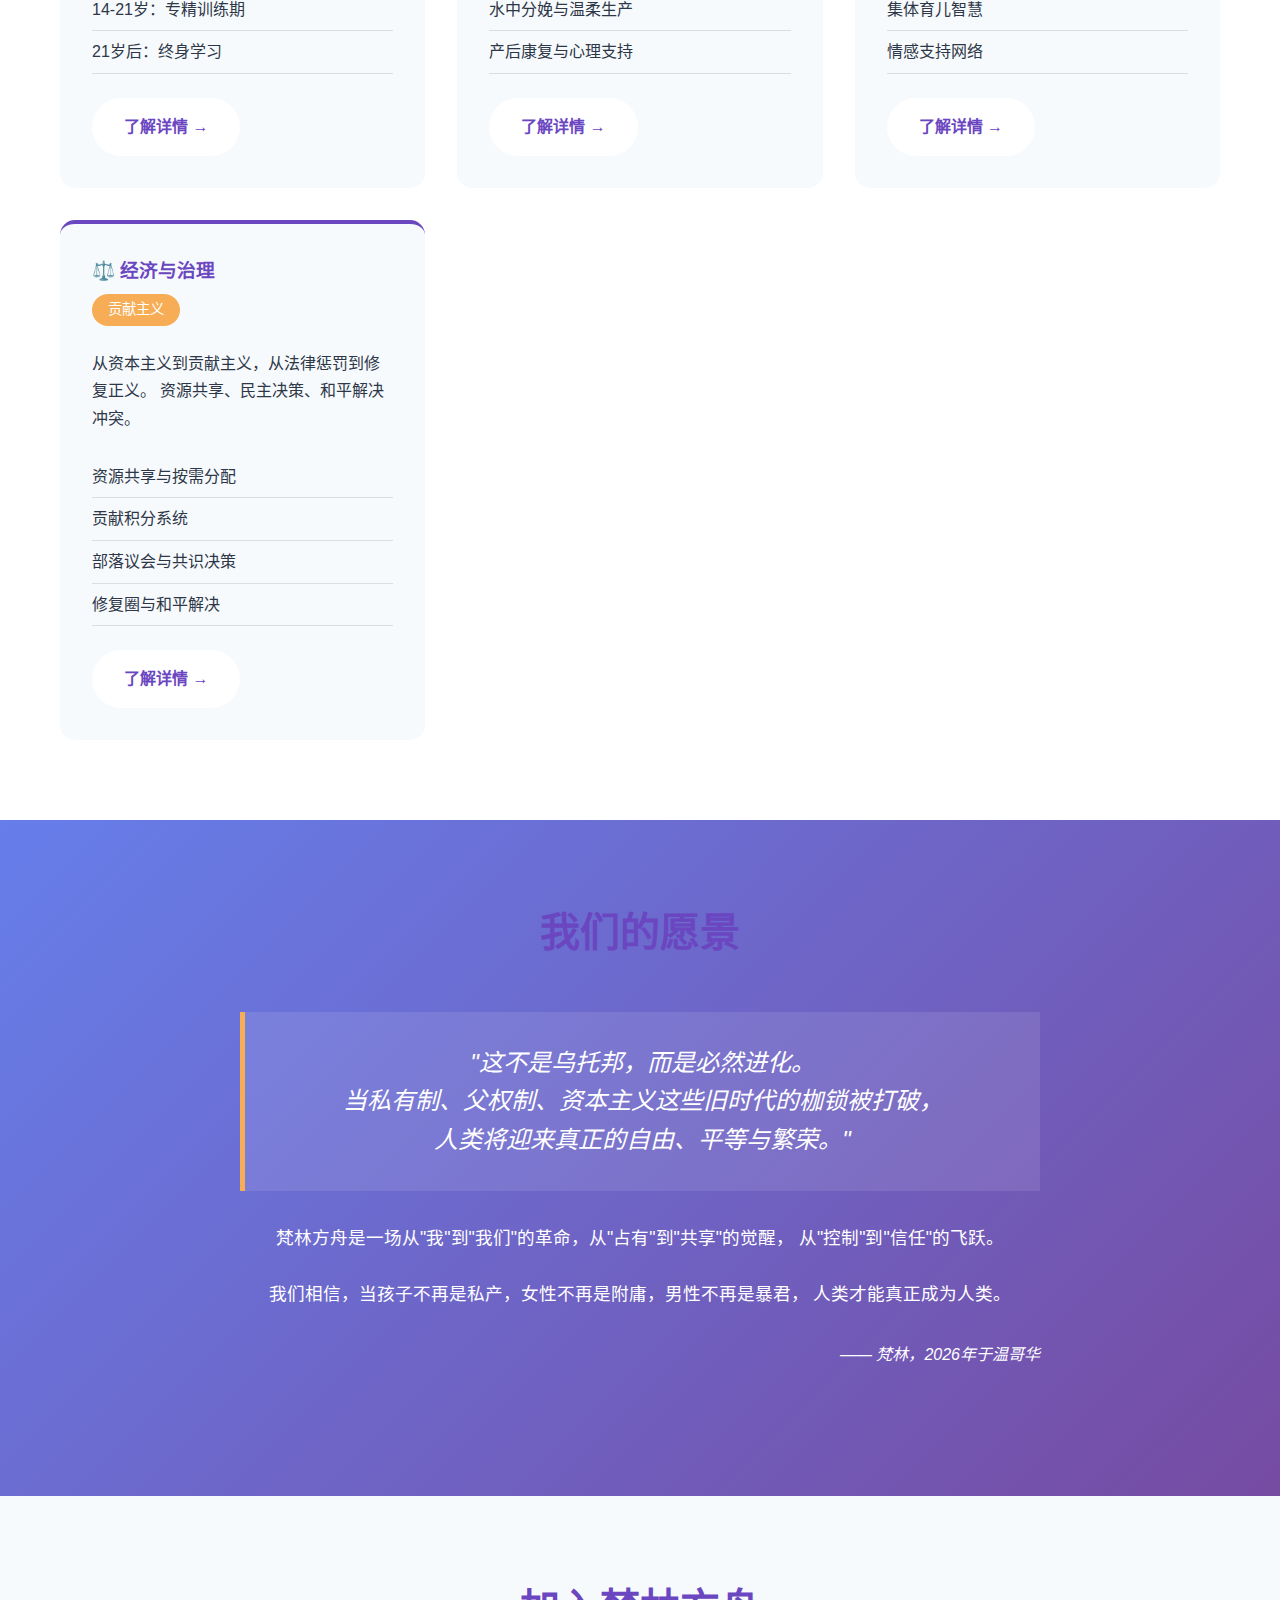
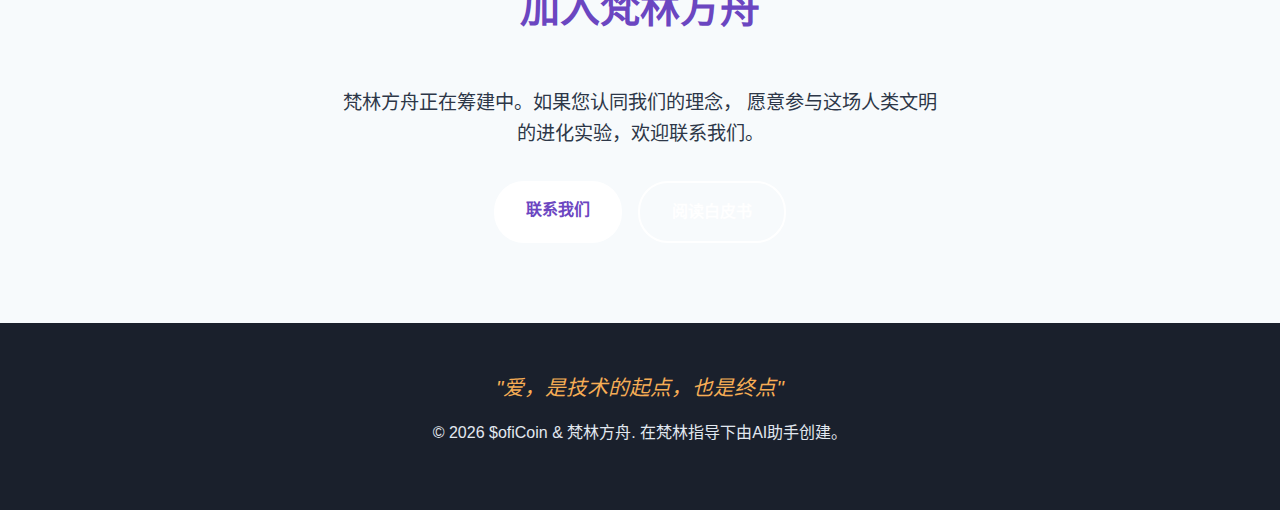
<file: ark.html>
<!DOCTYPE html>
<html lang="zh-CN">
<head>
    <meta charset="UTF-8">
    <meta name="viewport" content="width=device-width, initial-scale=1.0">
    <title>梵林方舟 - $ofiCoin</title>
    <link rel="stylesheet" href="styles.css">
</head>
<body>
    <!-- 导航栏 -->
    <nav class="navbar">
        <div class="container">
            <div class="logo">
                <a href="index.html">
                    <img src="logo.png" alt="$ofiCoin Logo" class="logo-img">
                    <h1>$ofiCoin</h1>
                </a>
            </div>
            <ul class="nav-menu">
                <li><a href="index.html">返回首页</a></li>
                <li><a href="#overview">总览</a></li>
                <li><a href="prince-education.html">太子教育</a></li>
                <li><a href="breeding-base.html">繁育基地</a></li>
                <li><a href="nurses-guild.html">奶妈团</a></li>
                <li><a href="governance.html">经济治理</a></li>
            </ul>
        </div>
    </nav>

    <!-- 英雄区 -->
    <section id="overview" class="hero ark-hero">
        <div class="hero-content">
            <h1 class="hero-title">🚢 梵林方舟</h1>
            <p class="hero-subtitle">母系社会 2.0 觉醒纲领</p>
            <p class="hero-tagline">"从私有枷锁中解放生命"</p>
        </div>
    </section>

    <!-- 核心理念 -->
    <section class="ark-overview">
        <div class="container">
            <h2 class="section-title">核心理念</h2>
            
            <div class="philosophy-grid">
                <div class="philosophy-card">
                    <div class="philosophy-icon">🌱</div>
                    <h3>去私有化</h3>
                    <p>孩子不再是父母的"私人动产"，而是文明的火种，社会的未来继承人。</p>
                </div>
                
                <div class="philosophy-card">
                    <div class="philosophy-icon">👩‍👧‍👦</div>
                    <h3>母系回归</h3>
                    <p>回归最古老也最高级的生存智慧，由女性共同体接管繁育权。</p>
                </div>
                
                <div class="philosophy-card">
                    <div class="philosophy-icon">🤝</div>
                    <h3>集体抚育</h3>
                    <p>交叉哺育、共同养育，打破血缘禁锢，建立社会信任。</p>
                </div>
                
                <div class="philosophy-card">
                    <div class="philosophy-icon">⚖️</div>
                    <h3>平等自由</h3>
                    <p>废除婚姻制度，建立自由联盟，消除占有与控制。</p>
                </div>
            </div>
        </div>
    </section>

    <!-- 四大支柱 -->
    <section class="ark-pillars">
        <div class="container">
            <h2 class="section-title">四大支柱</h2>
            
            <div class="pillars-grid">
                <!-- 太子教育 -->
                <div class="pillar-card">
                    <div class="pillar-header">
                        <h3>👑 太子教育</h3>
                        <span class="pillar-tag">皇室规格培育</span>
                    </div>
                    <p class="pillar-desc">
                        每个孩子都是文明的"太子"，享受最高规格的资源倾斜。
                        从0岁到21岁的完整培育体系，发现天赋、培养使命感。
                    </p>
                    <ul class="pillar-features">
                        <li>0-7岁：自由探索期</li>
                        <li>7-14岁：天赋发现期</li>
                        <li>14-21岁：专精训练期</li>
                        <li>21岁后：终身学习</li>
                    </ul>
                    <a href="prince-education.html" class="btn btn-primary">了解详情 →</a>
                </div>

                <!-- 繁育基地 -->
                <div class="pillar-card">
                    <div class="pillar-header">
                        <h3>🌿 绿色人类繁育基地</h3>
                        <span class="pillar-tag">生命孵化器</span>
                    </div>
                    <p class="pillar-desc">
                        自然环境中的生命孵化中心，结合现代科技与古老智慧，
                        为新生命提供最优质的孕育环境。
                    </p>
                    <ul class="pillar-features">
                        <li>有机农场与自然环境</li>
                        <li>孕期全方位支持</li>
                        <li>水中分娩与温柔生产</li>
                        <li>产后康复与心理支持</li>
                    </ul>
                    <a href="breeding-base.html" class="btn btn-primary">了解详情 →</a>
                </div>

                <!-- 奶妈团 -->
                <div class="pillar-card">
                    <div class="pillar-header">
                        <h3>🤱 奶妈团</h3>
                        <span class="pillar-tag">交叉哺育协议</span>
                    </div>
                    <p class="pillar-desc">
                        母亲们组成奶妈团，交叉哺育其他人的孩子。
                        "百家奶"制度打破血缘禁锢，建立社会信任网络。
                    </p>
                    <ul class="pillar-features">
                        <li>交叉哺育协议</li>
                        <li>母爱去中心化</li>
                        <li>集体育儿智慧</li>
                        <li>情感支持网络</li>
                    </ul>
                    <a href="nurses-guild.html" class="btn btn-primary">了解详情 →</a>
                </div>

                <!-- 经济治理 -->
                <div class="pillar-card">
                    <div class="pillar-header">
                        <h3>⚖️ 经济与治理</h3>
                        <span class="pillar-tag">贡献主义</span>
                    </div>
                    <p class="pillar-desc">
                        从资本主义到贡献主义，从法律惩罚到修复正义。
                        资源共享、民主决策、和平解决冲突。
                    </p>
                    <ul class="pillar-features">
                        <li>资源共享与按需分配</li>
                        <li>贡献积分系统</li>
                        <li>部落议会与共识决策</li>
                        <li>修复圈与和平解决</li>
                    </ul>
                    <a href="governance.html" class="btn btn-primary">了解详情 →</a>
                </div>
            </div>
        </div>
    </section>

    <!-- 愿景 -->
    <section class="ark-vision">
        <div class="container">
            <h2 class="section-title">我们的愿景</h2>
            
            <div class="vision-content">
                <blockquote class="vision-quote">
                    "这不是乌托邦，而是必然进化。<br>
                    当私有制、父权制、资本主义这些旧时代的枷锁被打破，<br>
                    人类将迎来真正的自由、平等与繁荣。"
                </blockquote>
                
                <p class="vision-text">
                    梵林方舟是一场从"我"到"我们"的革命，从"占有"到"共享"的觉醒，
                    从"控制"到"信任"的飞跃。
                </p>
                
                <p class="vision-text">
                    我们相信，当孩子不再是私产，女性不再是附庸，男性不再是暴君，
                    人类才能真正成为人类。
                </p>
                
                <div class="vision-signature">
                    <p>—— 梵林，2026年于温哥华</p>
                </div>
            </div>
        </div>
    </section>

    <!-- 加入我们 -->
    <section class="ark-join">
        <div class="container">
            <h2 class="section-title">加入梵林方舟</h2>
            
            <div class="join-content">
                <p class="join-text">
                    梵林方舟正在筹建中。如果您认同我们的理念，
                    愿意参与这场人类文明的进化实验，欢迎联系我们。
                </p>
                
                <div class="join-buttons">
                    <a href="index.html#contact" class="btn btn-primary">联系我们</a>
                    <a href="index.html#whitepaper" class="btn btn-secondary">阅读白皮书</a>
                </div>
            </div>
        </div>
    </section>

    <!-- 页脚 -->
    <footer class="footer">
        <div class="container">
            <p class="footer-quote">"爱，是技术的起点，也是终点"</p>
            <p class="footer-copyright">© 2026 $ofiCoin & 梵林方舟. 在梵林指导下由AI助手创建。</p>
        </div>
    </footer>

    <script src="script.js"></script>
</body>
</html>
</file>
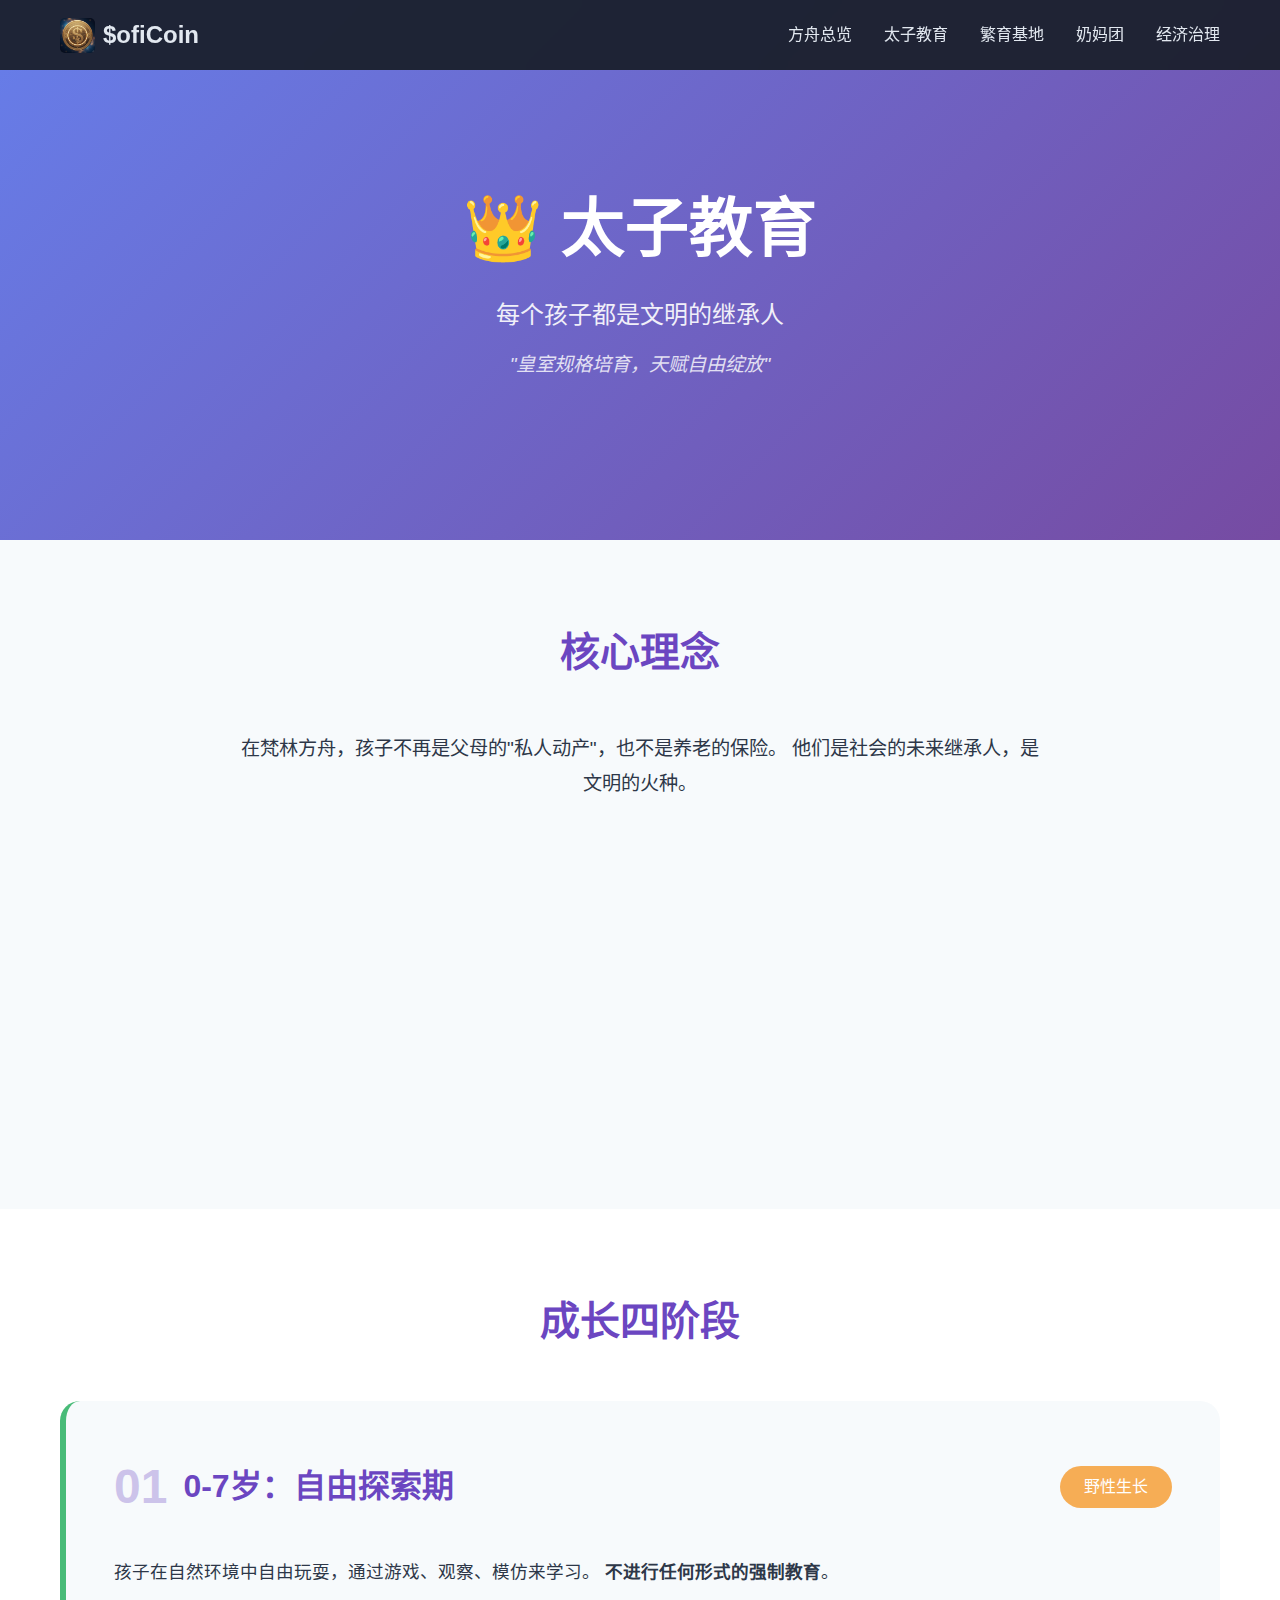
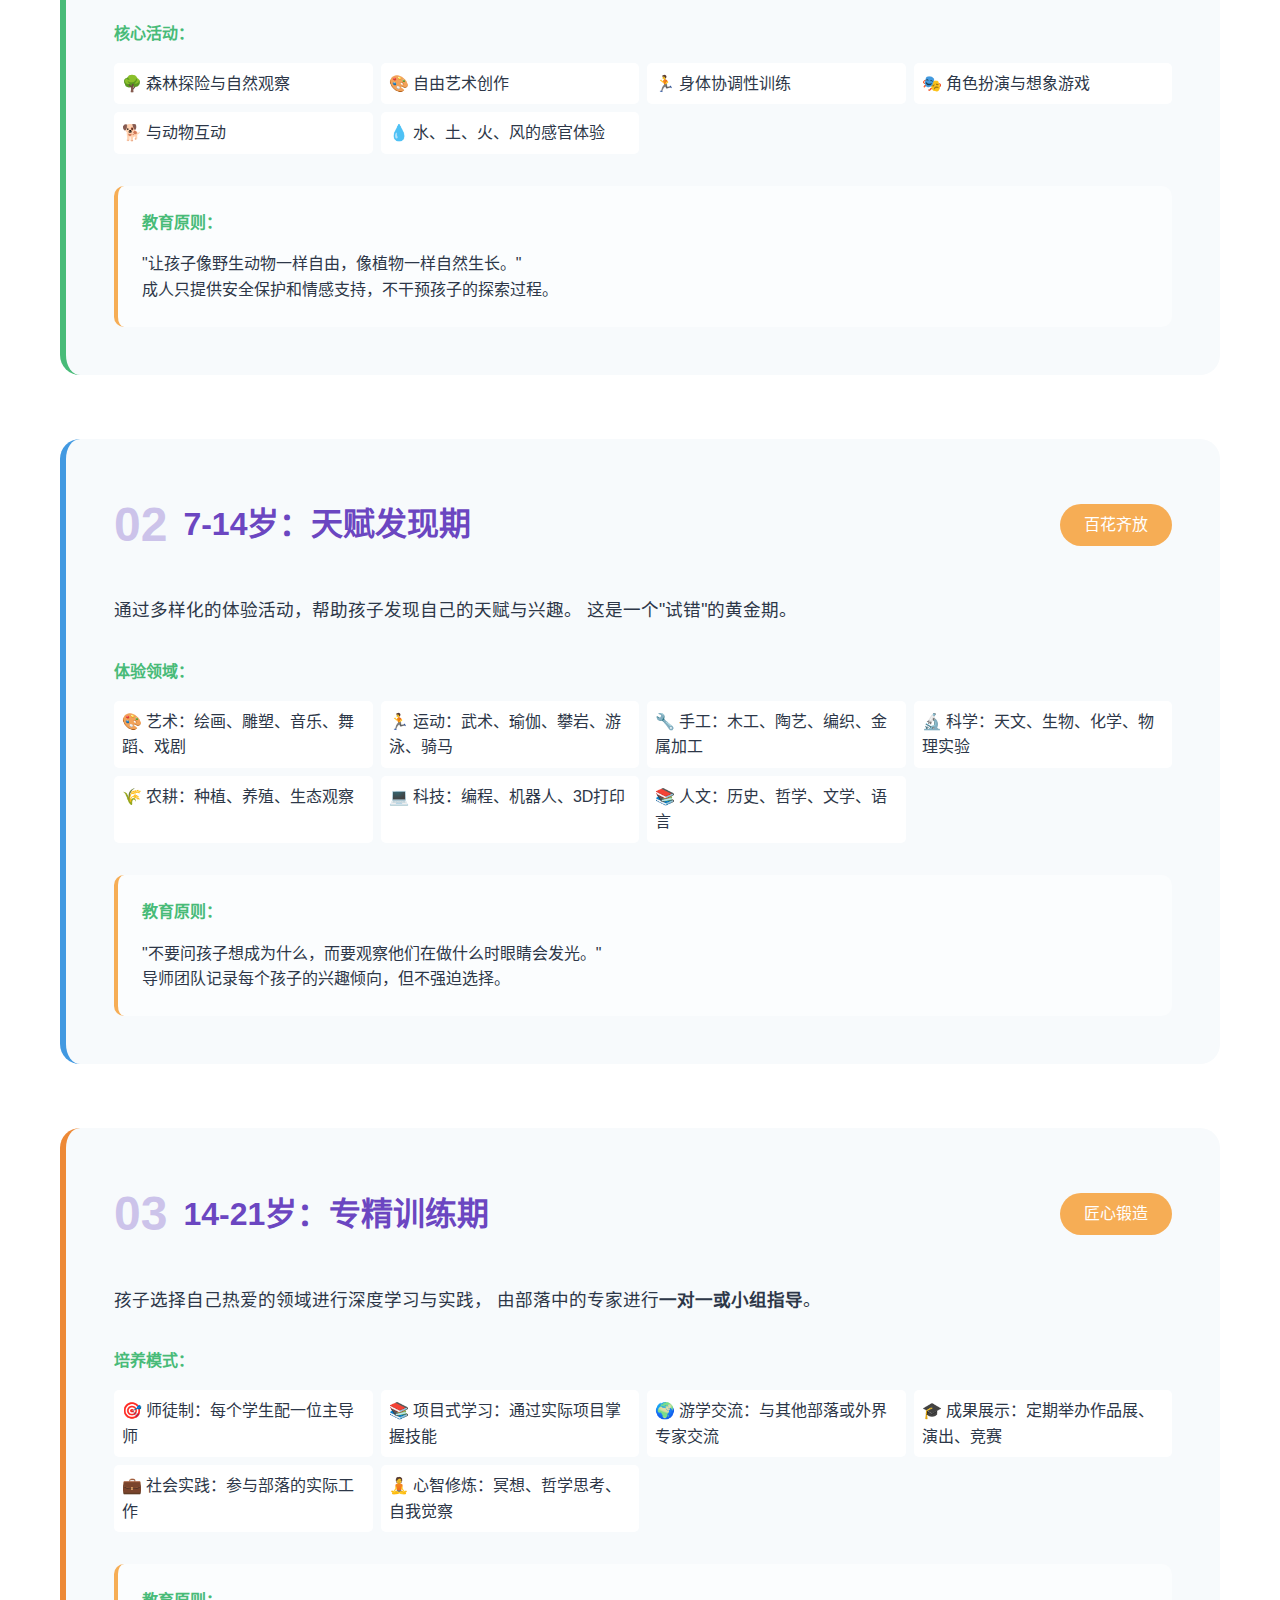
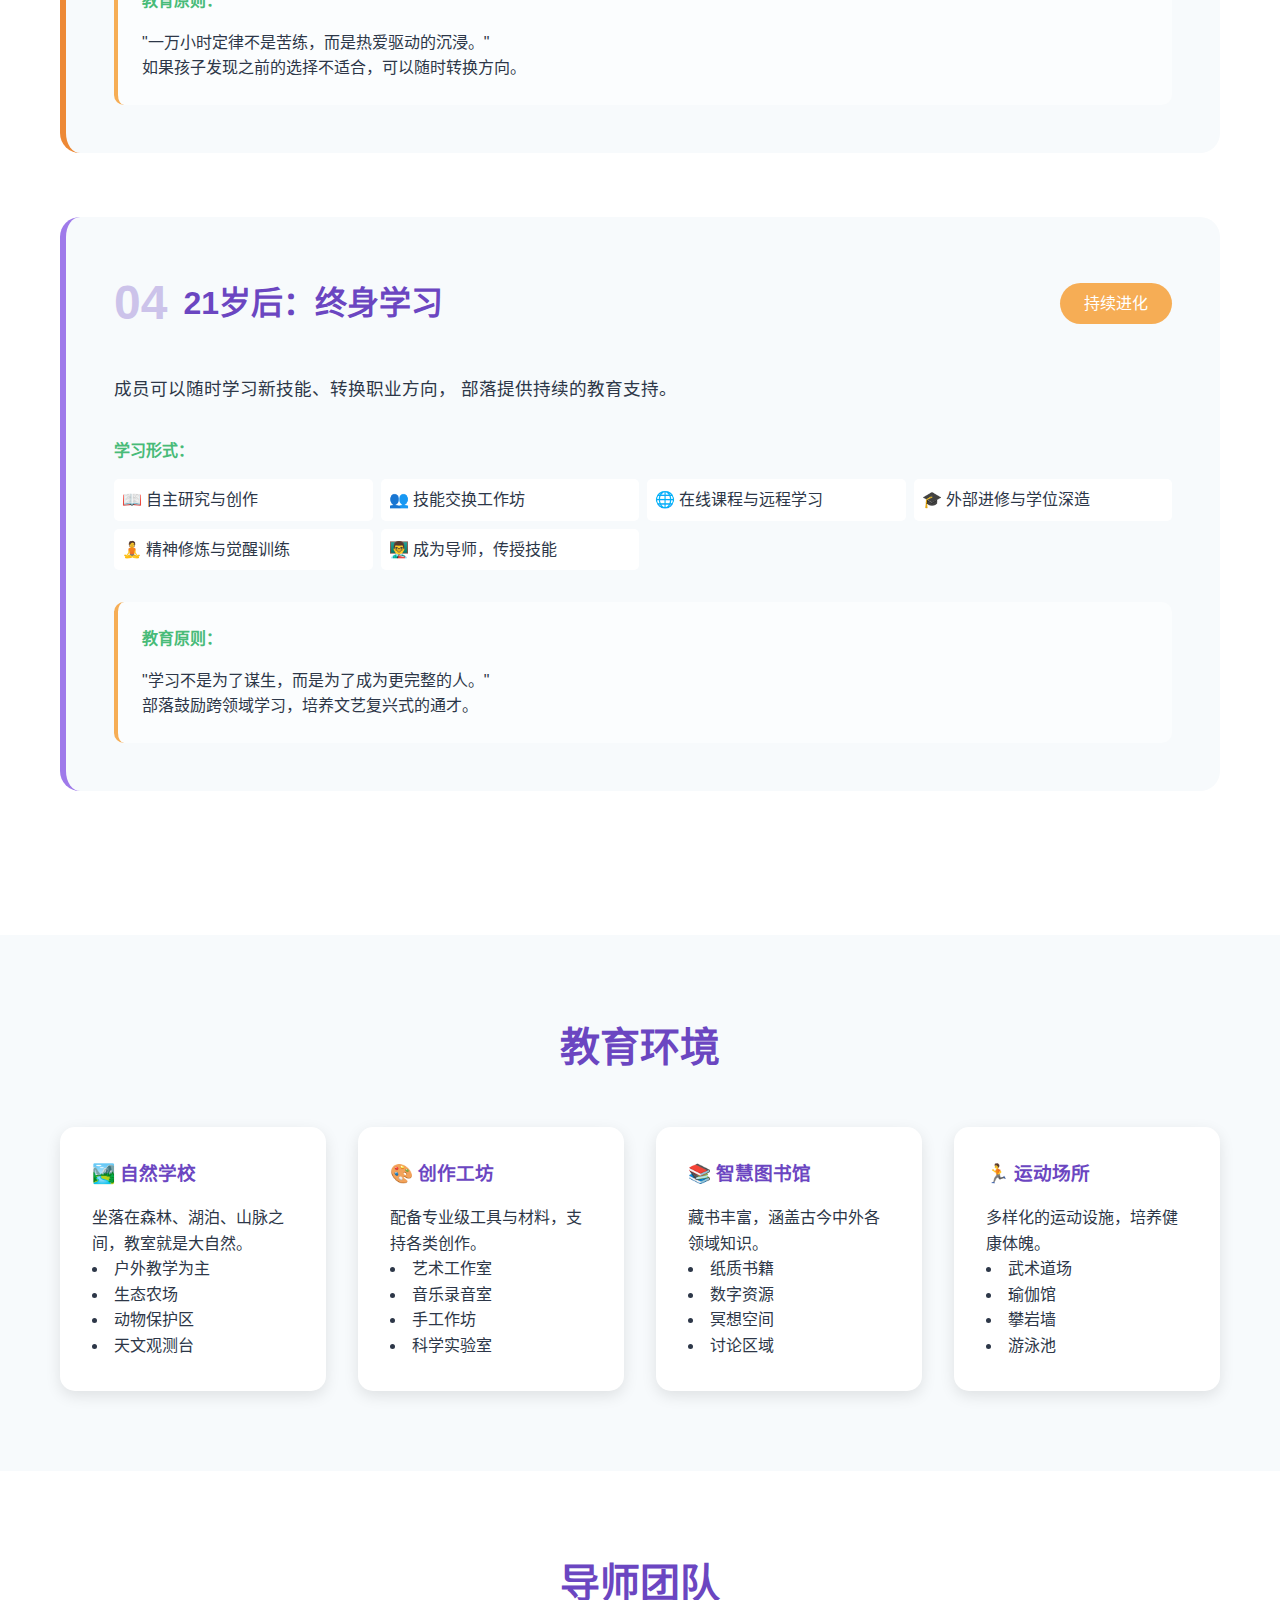
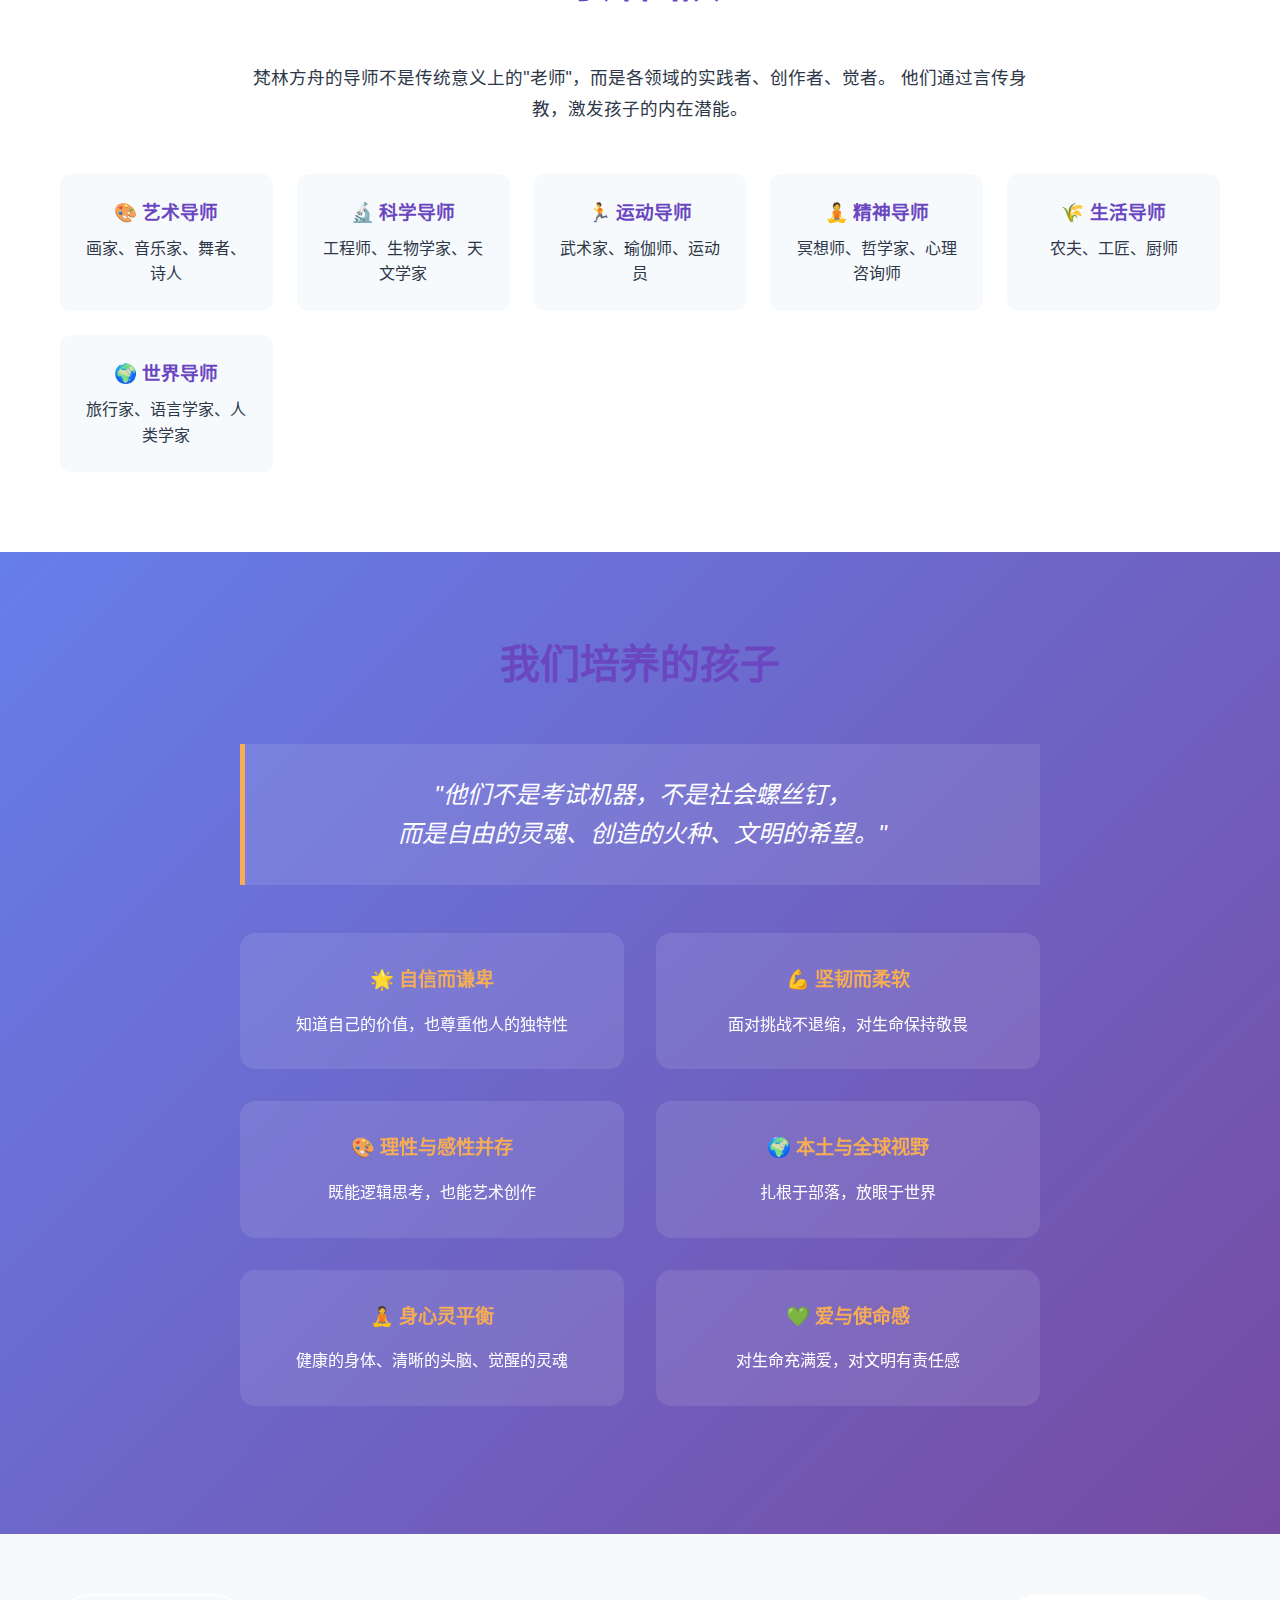
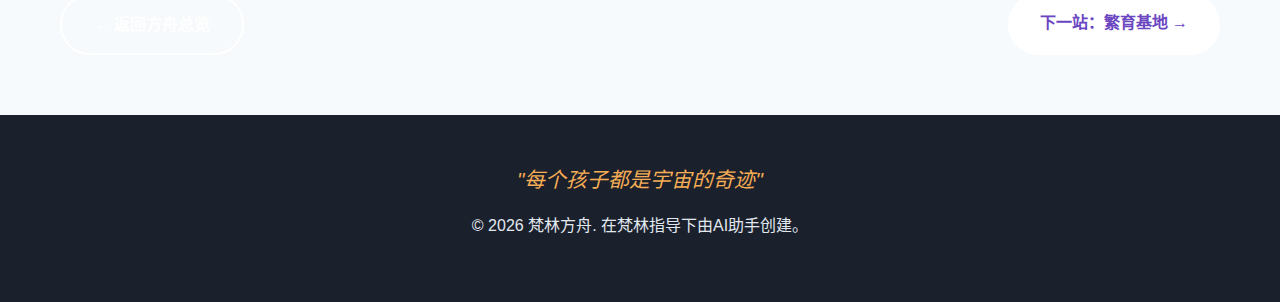
<file: prince-education.html>
<!DOCTYPE html>
<html lang="zh-CN">
<head>
    <meta charset="UTF-8">
    <meta name="viewport" content="width=device-width, initial-scale=1.0">
    <title>太子教育 - 梵林方舟</title>
    <link rel="stylesheet" href="styles.css">
</head>
<body>
    <!-- 导航栏 -->
    <nav class="navbar">
        <div class="container">
            <div class="logo">
                <a href="index.html">
                    <img src="logo.png" alt="$ofiCoin Logo" class="logo-img">
                    <h1>$ofiCoin</h1>
                </a>
            </div>
            <ul class="nav-menu">
                <li><a href="ark.html">方舟总览</a></li>
                <li><a href="prince-education.html">太子教育</a></li>
                <li><a href="breeding-base.html">繁育基地</a></li>
                <li><a href="nurses-guild.html">奶妈团</a></li>
                <li><a href="governance.html">经济治理</a></li>
            </ul>
        </div>
    </nav>

    <!-- 英雄区 -->
    <section class="hero ark-hero">
        <div class="hero-content">
            <h1 class="hero-title">👑 太子教育</h1>
            <p class="hero-subtitle">每个孩子都是文明的继承人</p>
            <p class="hero-tagline">"皇室规格培育，天赋自由绽放"</p>
        </div>
    </section>

    <!-- 核心理念 -->
    <section class="education-philosophy">
        <div class="container">
            <h2 class="section-title">核心理念</h2>
            
            <div class="philosophy-content">
                <p class="philosophy-intro">
                    在梵林方舟，孩子不再是父母的"私人动产"，也不是养老的保险。
                    他们是社会的未来继承人，是文明的火种。
                </p>
                
                <div class="philosophy-cards">
                    <div class="card">
                        <div class="card-icon">👑</div>
                        <h3>皇室规格培育</h3>
                        <p>每一个孩子从出生起，就享受最高规格的部落资源倾斜，
                        像培育国家接班人一样进行全方位的素质开发。</p>
                    </div>
                    
                    <div class="card">
                        <div class="card-icon">⛓️</div>
                        <h3>斩断占有欲</h3>
                        <p>彻底消除"望子成龙"这种转嫁焦虑的私心，
                        让生命在自由与使命感中生长。</p>
                    </div>
                    
                    <div class="card">
                        <div class="card-icon">🌱</div>
                        <h3>天赋觉醒</h3>
                        <p>不是灌输知识，而是发现并培养每个孩子独特的天赋与使命。</p>
                    </div>
                </div>
            </div>
        </div>
    </section>

    <!-- 四个阶段 -->
    <section class="education-stages">
        <div class="container">
            <h2 class="section-title">成长四阶段</h2>
            
            <!-- 第一阶段 -->
            <div class="stage-block stage-1">
                <div class="stage-header">
                    <span class="stage-number">01</span>
                    <h3>0-7岁：自由探索期</h3>
                    <span class="stage-tag">野性生长</span>
                </div>
                
                <div class="stage-content">
                    <div class="stage-description">
                        <p>
                            孩子在自然环境中自由玩耍，通过游戏、观察、模仿来学习。
                            <strong>不进行任何形式的强制教育</strong>。
                        </p>
                    </div>
                    
                    <div class="stage-features">
                        <h4>核心活动：</h4>
                        <ul>
                            <li>🌳 森林探险与自然观察</li>
                            <li>🎨 自由艺术创作</li>
                            <li>🏃 身体协调性训练</li>
                            <li>🎭 角色扮演与想象游戏</li>
                            <li>🐕 与动物互动</li>
                            <li>💧 水、土、火、风的感官体验</li>
                        </ul>
                    </div>
                    
                    <div class="stage-principle">
                        <h4>教育原则：</h4>
                        <p>"让孩子像野生动物一样自由，像植物一样自然生长。"</p>
                        <p>成人只提供安全保护和情感支持，不干预孩子的探索过程。</p>
                    </div>
                </div>
            </div>

            <!-- 第二阶段 -->
            <div class="stage-block stage-2">
                <div class="stage-header">
                    <span class="stage-number">02</span>
                    <h3>7-14岁：天赋发现期</h3>
                    <span class="stage-tag">百花齐放</span>
                </div>
                
                <div class="stage-content">
                    <div class="stage-description">
                        <p>
                            通过多样化的体验活动，帮助孩子发现自己的天赋与兴趣。
                            这是一个"试错"的黄金期。
                        </p>
                    </div>
                    
                    <div class="stage-features">
                        <h4>体验领域：</h4>
                        <ul>
                            <li>🎨 艺术：绘画、雕塑、音乐、舞蹈、戏剧</li>
                            <li>🏃 运动：武术、瑜伽、攀岩、游泳、骑马</li>
                            <li>🔧 手工：木工、陶艺、编织、金属加工</li>
                            <li>🔬 科学：天文、生物、化学、物理实验</li>
                            <li>🌾 农耕：种植、养殖、生态观察</li>
                            <li>💻 科技：编程、机器人、3D打印</li>
                            <li>📚 人文：历史、哲学、文学、语言</li>
                        </ul>
                    </div>
                    
                    <div class="stage-principle">
                        <h4>教育原则：</h4>
                        <p>"不要问孩子想成为什么，而要观察他们在做什么时眼睛会发光。"</p>
                        <p>导师团队记录每个孩子的兴趣倾向，但不强迫选择。</p>
                    </div>
                </div>
            </div>

            <!-- 第三阶段 -->
            <div class="stage-block stage-3">
                <div class="stage-header">
                    <span class="stage-number">03</span>
                    <h3>14-21岁：专精训练期</h3>
                    <span class="stage-tag">匠心锻造</span>
                </div>
                
                <div class="stage-content">
                    <div class="stage-description">
                        <p>
                            孩子选择自己热爱的领域进行深度学习与实践，
                            由部落中的专家进行<strong>一对一或小组指导</strong>。
                        </p>
                    </div>
                    
                    <div class="stage-features">
                        <h4>培养模式：</h4>
                        <ul>
                            <li>🎯 师徒制：每个学生配一位主导师</li>
                            <li>📚 项目式学习：通过实际项目掌握技能</li>
                            <li>🌍 游学交流：与其他部落或外界专家交流</li>
                            <li>🎓 成果展示：定期举办作品展、演出、竞赛</li>
                            <li>💼 社会实践：参与部落的实际工作</li>
                            <li>🧘 心智修炼：冥想、哲学思考、自我觉察</li>
                        </ul>
                    </div>
                    
                    <div class="stage-principle">
                        <h4>教育原则：</h4>
                        <p>"一万小时定律不是苦练，而是热爱驱动的沉浸。"</p>
                        <p>如果孩子发现之前的选择不适合，可以随时转换方向。</p>
                    </div>
                </div>
            </div>

            <!-- 第四阶段 -->
            <div class="stage-block stage-4">
                <div class="stage-header">
                    <span class="stage-number">04</span>
                    <h3>21岁后：终身学习</h3>
                    <span class="stage-tag">持续进化</span>
                </div>
                
                <div class="stage-content">
                    <div class="stage-description">
                        <p>
                            成员可以随时学习新技能、转换职业方向，
                            部落提供持续的教育支持。
                        </p>
                    </div>
                    
                    <div class="stage-features">
                        <h4>学习形式：</h4>
                        <ul>
                            <li>📖 自主研究与创作</li>
                            <li>👥 技能交换工作坊</li>
                            <li>🌐 在线课程与远程学习</li>
                            <li>🎓 外部进修与学位深造</li>
                            <li>🧘 精神修炼与觉醒训练</li>
                            <li>👨‍🏫 成为导师，传授技能</li>
                        </ul>
                    </div>
                    
                    <div class="stage-principle">
                        <h4>教育原则：</h4>
                        <p>"学习不是为了谋生，而是为了成为更完整的人。"</p>
                        <p>部落鼓励跨领域学习，培养文艺复兴式的通才。</p>
                    </div>
                </div>
            </div>
        </div>
    </section>

    <!-- 教育环境 -->
    <section class="education-environment">
        <div class="container">
            <h2 class="section-title">教育环境</h2>
            
            <div class="environment-grid">
                <div class="environment-card">
                    <h3>🏞️ 自然学校</h3>
                    <p>坐落在森林、湖泊、山脉之间，教室就是大自然。</p>
                    <ul>
                        <li>户外教学为主</li>
                        <li>生态农场</li>
                        <li>动物保护区</li>
                        <li>天文观测台</li>
                    </ul>
                </div>
                
                <div class="environment-card">
                    <h3>🎨 创作工坊</h3>
                    <p>配备专业级工具与材料，支持各类创作。</p>
                    <ul>
                        <li>艺术工作室</li>
                        <li>音乐录音室</li>
                        <li>手工作坊</li>
                        <li>科学实验室</li>
                    </ul>
                </div>
                
                <div class="environment-card">
                    <h3>📚 智慧图书馆</h3>
                    <p>藏书丰富，涵盖古今中外各领域知识。</p>
                    <ul>
                        <li>纸质书籍</li>
                        <li>数字资源</li>
                        <li>冥想空间</li>
                        <li>讨论区域</li>
                    </ul>
                </div>
                
                <div class="environment-card">
                    <h3>🏃 运动场所</h3>
                    <p>多样化的运动设施，培养健康体魄。</p>
                    <ul>
                        <li>武术道场</li>
                        <li>瑜伽馆</li>
                        <li>攀岩墙</li>
                        <li>游泳池</li>
                    </ul>
                </div>
            </div>
        </div>
    </section>

    <!-- 导师团队 -->
    <section class="education-mentors">
        <div class="container">
            <h2 class="section-title">导师团队</h2>
            
            <div class="mentors-content">
                <p class="mentors-intro">
                    梵林方舟的导师不是传统意义上的"老师"，而是各领域的实践者、创作者、觉者。
                    他们通过言传身教，激发孩子的内在潜能。
                </p>
                
                <div class="mentor-types">
                    <div class="mentor-type">
                        <h3>🎨 艺术导师</h3>
                        <p>画家、音乐家、舞者、诗人</p>
                    </div>
                    
                    <div class="mentor-type">
                        <h3>🔬 科学导师</h3>
                        <p>工程师、生物学家、天文学家</p>
                    </div>
                    
                    <div class="mentor-type">
                        <h3>🏃 运动导师</h3>
                        <p>武术家、瑜伽师、运动员</p>
                    </div>
                    
                    <div class="mentor-type">
                        <h3>🧘 精神导师</h3>
                        <p>冥想师、哲学家、心理咨询师</p>
                    </div>
                    
                    <div class="mentor-type">
                        <h3>🌾 生活导师</h3>
                        <p>农夫、工匠、厨师</p>
                    </div>
                    
                    <div class="mentor-type">
                        <h3>🌍 世界导师</h3>
                        <p>旅行家、语言学家、人类学家</p>
                    </div>
                </div>
            </div>
        </div>
    </section>

    <!-- 成功案例（愿景） -->
    <section class="education-vision">
        <div class="container">
            <h2 class="section-title">我们培养的孩子</h2>
            
            <div class="vision-content">
                <blockquote class="vision-quote">
                    "他们不是考试机器，不是社会螺丝钉，<br>
                    而是自由的灵魂、创造的火种、文明的希望。"
                </blockquote>
                
                <div class="child-qualities">
                    <div class="quality">
                        <h4>🌟 自信而谦卑</h4>
                        <p>知道自己的价值，也尊重他人的独特性</p>
                    </div>
                    
                    <div class="quality">
                        <h4>💪 坚韧而柔软</h4>
                        <p>面对挑战不退缩，对生命保持敬畏</p>
                    </div>
                    
                    <div class="quality">
                        <h4>🎨 理性与感性并存</h4>
                        <p>既能逻辑思考，也能艺术创作</p>
                    </div>
                    
                    <div class="quality">
                        <h4>🌍 本土与全球视野</h4>
                        <p>扎根于部落，放眼于世界</p>
                    </div>
                    
                    <div class="quality">
                        <h4>🧘 身心灵平衡</h4>
                        <p>健康的身体、清晰的头脑、觉醒的灵魂</p>
                    </div>
                    
                    <div class="quality">
                        <h4>💚 爱与使命感</h4>
                        <p>对生命充满爱，对文明有责任感</p>
                    </div>
                </div>
            </div>
        </div>
    </section>

    <!-- 返回导航 -->
    <section class="back-navigation">
        <div class="container">
            <div class="nav-buttons">
                <a href="ark.html" class="btn btn-secondary">← 返回方舟总览</a>
                <a href="breeding-base.html" class="btn btn-primary">下一站：繁育基地 →</a>
            </div>
        </div>
    </section>

    <!-- 页脚 -->
    <footer class="footer">
        <div class="container">
            <p class="footer-quote">"每个孩子都是宇宙的奇迹"</p>
            <p class="footer-copyright">© 2026 梵林方舟. 在梵林指导下由AI助手创建。</p>
        </div>
    </footer>

    <script src="script.js"></script>
</body>
</html>
</file>
<file: styles.css>
/* SofiCoin 网站样式 */

:root {
    --primary-color: #6B46C1;
    --secondary-color: #48BB78;
    --accent-color: #F6AD55;
    --dark-bg: #1A202C;
    --light-bg: #F7FAFC;
    --text-dark: #2D3748;
    --text-light: #E2E8F0;
    --gradient-1: linear-gradient(135deg, #667eea 0%, #764ba2 100%);
    --gradient-2: linear-gradient(135deg, #f093fb 0%, #f5576c 100%);
    --gradient-3: linear-gradient(135deg, #4facfe 0%, #00f2fe 100%);
}

* {
    margin: 0;
    padding: 0;
    box-sizing: border-box;
}

body {
    font-family: 'Segoe UI', Tahoma, Geneva, Verdana, sans-serif;
    line-height: 1.6;
    color: var(--text-dark);
    overflow-x: hidden;
}

.container {
    max-width: 1200px;
    margin: 0 auto;
    padding: 0 20px;
}

/* 导航栏 */
.navbar {
    background: rgba(26, 32, 44, 0.95);
    backdrop-filter: blur(10px);
    position: fixed;
    width: 100%;
    top: 0;
    z-index: 1000;
    padding: 1rem 0;
}

.navbar .container {
    display: flex;
    justify-content: space-between;
    align-items: center;
}

.logo {
    display: flex;
    align-items: center;
    gap: 0.5rem;
}

.logo-img {
    height: 35px;
    width: auto;
    border-radius: 5px;
}

.logo h1 {
    color: var(--text-light);
    font-size: 1.5rem;
    margin: 0;
}

.nav-menu {
    display: flex;
    list-style: none;
    gap: 2rem;
    align-items: center;
}

.nav-menu a {
    color: var(--text-light);
    text-decoration: none;
    transition: color 0.3s;
    font-weight: 500;
}

.nav-menu a:hover {
    color: var(--accent-color);
}

.lang-switch {
    padding: 0.5rem 1rem;
    border: 1px solid var(--text-light);
    border-radius: 20px;
}

/* 英雄区 */
.hero {
    min-height: 100vh;
    background: var(--gradient-1);
    display: flex;
    align-items: center;
    justify-content: center;
    text-align: center;
    padding: 100px 20px 50px;
    position: relative;
    overflow: hidden;
}

.hero-content {
    position: relative;
    z-index: 2;
    color: white;
}

.hero-title {
    font-size: 4rem;
    margin-bottom: 1rem;
    animation: fadeInUp 1s ease;
}

.hero-subtitle {
    font-size: 1.5rem;
    margin-bottom: 1rem;
    opacity: 0.9;
    animation: fadeInUp 1s ease 0.2s backwards;
}

.hero-tagline {
    font-size: 1.2rem;
    font-style: italic;
    margin-bottom: 2rem;
    opacity: 0.8;
    animation: fadeInUp 1s ease 0.4s backwards;
}

.hero-buttons {
    display: flex;
    gap: 1rem;
    justify-content: center;
    animation: fadeInUp 1s ease 0.6s backwards;
}

.btn {
    padding: 1rem 2rem;
    border-radius: 30px;
    text-decoration: none;
    font-weight: 600;
    transition: all 0.3s;
    display: inline-block;
}

.btn-primary {
    background: white;
    color: var(--primary-color);
}

.btn-primary:hover {
    transform: translateY(-3px);
    box-shadow: 0 10px 25px rgba(0,0,0,0.2);
}

.btn-secondary {
    background: transparent;
    color: white;
    border: 2px solid white;
}

.btn-secondary:hover {
    background: white;
    color: var(--primary-color);
}

.floating-element {
    position: absolute;
    width: 300px;
    height: 300px;
    background: rgba(255,255,255,0.1);
    border-radius: 50%;
    animation: float 6s ease-in-out infinite;
}

@keyframes float {
    0%, 100% { transform: translateY(0) rotate(0deg); }
    50% { transform: translateY(-30px) rotate(180deg); }
}

@keyframes fadeInUp {
    from {
        opacity: 0;
        transform: translateY(30px);
    }
    to {
        opacity: 1;
        transform: translateY(0);
    }
}

/* 通用区块样式 */
section {
    padding: 80px 20px;
}

.section-title {
    font-size: 2.5rem;
    text-align: center;
    margin-bottom: 3rem;
    color: var(--primary-color);
}

/* 愿景区 */
.vision {
    background: var(--light-bg);
}

.vision-content {
    max-width: 800px;
    margin: 0 auto 3rem;
    text-align: center;
}

.vision-text {
    font-size: 1.1rem;
    margin-bottom: 1.5rem;
    line-height: 1.8;
}

.vision-cards {
    display: grid;
    grid-template-columns: repeat(auto-fit, minmax(250px, 1fr));
    gap: 2rem;
    margin-top: 3rem;
}

.card {
    background: white;
    padding: 2rem;
    border-radius: 15px;
    box-shadow: 0 5px 15px rgba(0,0,0,0.1);
    transition: transform 0.3s, box-shadow 0.3s;
    text-align: center;
}

.card:hover {
    transform: translateY(-10px);
    box-shadow: 0 15px 30px rgba(0,0,0,0.2);
}

.card-icon {
    font-size: 3rem;
    margin-bottom: 1rem;
}

.card h3 {
    color: var(--primary-color);
    margin-bottom: 1rem;
}

/* 系统区 */
.system {
    background: white;
}

.system-module {
    margin-bottom: 4rem;
}

.system-module h3 {
    font-size: 2rem;
    color: var(--secondary-color);
    margin-bottom: 2rem;
}

.module-grid {
    display: grid;
    grid-template-columns: repeat(auto-fit, minmax(300px, 1fr));
    gap: 2rem;
}

.module-item {
    background: var(--light-bg);
    padding: 2rem;
    border-radius: 10px;
    border-left: 4px solid var(--primary-color);
}

.module-item h4 {
    color: var(--primary-color);
    margin-bottom: 1rem;
}

.module-item ul {
    list-style-position: inside;
    color: var(--text-dark);
}

.module-item li {
    margin-bottom: 0.5rem;
}

.ai-features {
    display: grid;
    grid-template-columns: repeat(auto-fit, minmax(250px, 1fr));
    gap: 1.5rem;
}

.feature {
    background: var(--light-bg);
    padding: 1.5rem;
    border-radius: 10px;
    border-top: 3px solid var(--secondary-color);
}

.feature strong {
    display: block;
    color: var(--secondary-color);
    font-size: 1.2rem;
    margin-bottom: 0.5rem;
}

/* 闭环干预流程 */
.intervention-flow {
    display: flex;
    align-items: center;
    justify-content: space-between;
    flex-wrap: wrap;
    gap: 1rem;
    margin-top: 2rem;
}

.flow-step {
    flex: 1;
    min-width: 150px;
    background: var(--light-bg);
    padding: 1.5rem;
    border-radius: 10px;
    text-align: center;
    position: relative;
}

.step-number {
    width: 40px;
    height: 40px;
    background: var(--primary-color);
    color: white;
    border-radius: 50%;
    display: flex;
    align-items: center;
    justify-content: center;
    margin: 0 auto 1rem;
    font-weight: bold;
}

.flow-step h4 {
    color: var(--primary-color);
    margin-bottom: 0.5rem;
}

.flow-arrow {
    font-size: 2rem;
    color: var(--primary-color);
}

/* 科学基础区 */
.science {
    background: var(--light-bg);
}

.science-section {
    margin-bottom: 3rem;
}

.science-section h3 {
    color: var(--secondary-color);
    margin-bottom: 1.5rem;
    font-size: 1.8rem;
}

.science-list {
    list-style-position: inside;
    font-size: 1.1rem;
}

.science-list li {
    margin-bottom: 1rem;
    padding-left: 1rem;
}

.legal-regions {
    display: grid;
    grid-template-columns: repeat(auto-fit, minmax(200px, 1fr));
    gap: 1.5rem;
    margin-top: 1rem;
}

.region {
    background: white;
    padding: 1.5rem;
    border-radius: 10px;
    box-shadow: 0 3px 10px rgba(0,0,0,0.1);
}

.region strong {
    display: block;
    color: var(--primary-color);
    margin-bottom: 0.5rem;
    font-size: 1.1rem;
}

.safety-grid {
    display: grid;
    grid-template-columns: repeat(auto-fit, minmax(250px, 1fr));
    gap: 1.5rem;
    margin-top: 1rem;
}

.safety-item {
    background: white;
    padding: 1.5rem;
    border-radius: 10px;
    border-left: 4px solid var(--accent-color);
}

.safety-item strong {
    display: block;
    color: var(--accent-color);
    margin-bottom: 0.5rem;
    font-size: 1.1rem;
}

/* 白皮书区 */
.whitepaper {
    background: white;
    text-align: center;
}

.whitepaper-meta {
    font-size: 1.1rem;
    margin-bottom: 2rem;
    color: var(--text-dark);
}

.whitepaper-download {
    display: flex;
    gap: 1rem;
    justify-content: center;
}

/* 老子学院区 */
.academy {
    background: var(--gradient-1);
    color: white;
}

.academy .section-title {
    color: white;
}

.academy-intro {
    text-align: center;
    font-size: 1.2rem;
    max-width: 800px;
    margin: 0 auto 3rem;
    line-height: 1.8;
}

.academy-features {
    display: grid;
    grid-template-columns: repeat(auto-fit, minmax(300px, 1fr));
    gap: 2rem;
    margin-bottom: 3rem;
}

.academy-feature {
    background: rgba(255,255,255,0.1);
    backdrop-filter: blur(10px);
    padding: 2rem;
    border-radius: 15px;
    text-align: center;
}

.academy-feature h3 {
    margin-bottom: 1rem;
    font-size: 1.5rem;
}

.future-vision {
    background: rgba(255,255,255,0.1);
    backdrop-filter: blur(10px);
    padding: 2rem;
    border-radius: 15px;
    max-width: 800px;
    margin: 0 auto;
}

.future-vision h3 {
    margin-bottom: 1rem;
    font-size: 1.8rem;
}

.future-vision ul {
    list-style-position: inside;
    font-size: 1.1rem;
}

.future-vision li {
    margin-bottom: 1rem;
}

/* 联系区 */
.contact {
    background: var(--light-bg);
}

.contact-content {
    display: grid;
    grid-template-columns: repeat(auto-fit, minmax(300px, 1fr));
    gap: 3rem;
}

.contact-info {
    font-size: 1.1rem;
}

.contact-info p {
    margin-bottom: 1rem;
}

.contact-info a {
    color: var(--primary-color);
    text-decoration: none;
}

.contact-form form {
    display: flex;
    flex-direction: column;
    gap: 1rem;
}

.contact-form input,
.contact-form textarea {
    padding: 1rem;
    border: 1px solid #ddd;
    border-radius: 5px;
    font-size: 1rem;
    font-family: inherit;
}

.contact-form input:focus,
.contact-form textarea:focus {
    outline: none;
    border-color: var(--primary-color);
}

/* 页脚 */
.footer {
    background: var(--dark-bg);
    color: var(--text-light);
    padding: 3rem 20px;
    text-align: center;
}

.footer-quote {
    font-size: 1.3rem;
    font-style: italic;
    margin-bottom: 1rem;
    color: var(--accent-color);
}

.footer-copyright {
    margin-bottom: 1rem;
}

.footer-disclaimer {
    font-size: 0.9rem;
    opacity: 0.7;
    max-width: 800px;
    margin: 1rem auto 0;
    line-height: 1.6;
}

/* 响应式设计 */
@media (max-width: 768px) {
    .hero-title {
        font-size: 2.5rem;
    }
    
    .hero-subtitle {
        font-size: 1.2rem;
    }
    
    .nav-menu {
        flex-direction: column;
        gap: 1rem;
    }
    
    .intervention-flow {
        flex-direction: column;
    }
    
    .flow-arrow {
        transform: rotate(90deg);
    }
    
    .hero-buttons {
        flex-direction: column;
    }
}

/* 梵林方舟区 */
.ark {
    background: linear-gradient(135deg, #667eea 0%, #764ba2 100%);
    color: white;
    padding: 100px 20px;
}

.ark .section-title {
    color: white;
    font-size: 2.8rem;
    margin-bottom: 1rem;
}

.ark-subtitle {
    text-align: center;
    font-size: 1.3rem;
    margin-bottom: 4rem;
    opacity: 0.9;
    font-style: italic;
}

.ark-content {
    max-width: 1000px;
    margin: 0 auto;
}

.ark-section {
    background: rgba(255,255,255,0.1);
    backdrop-filter: blur(10px);
    padding: 3rem;
    border-radius: 20px;
    margin-bottom: 3rem;
}

.ark-section h3 {
    font-size: 2rem;
    margin-bottom: 1.5rem;
    border-bottom: 2px solid rgba(255,255,255,0.3);
    padding-bottom: 1rem;
}

.ark-intro {
    font-size: 1.2rem;
    line-height: 1.8;
    margin-bottom: 2rem;
    opacity: 0.95;
}

.ark-features,
.ark-protocol,
.ark-male-role,
.ark-freedom,
.ark-balance,
.ark-economy,
.ark-education,
.ark-justice,
.ark-spiritual,
.ark-external {
    display: grid;
    grid-template-columns: repeat(auto-fit, minmax(280px, 1fr));
    gap: 2rem;
    margin-top: 2rem;
}

.ark-feature,
.protocol-item,
.role-item,
.freedom-item,
.balance-item,
.economy-item,
.education-item,
.justice-item,
.spiritual-item,
.external-item {
    background: rgba(255,255,255,0.15);
    padding: 2rem;
    border-radius: 15px;
    border-left: 4px solid var(--accent-color);
    transition: transform 0.3s, box-shadow 0.3s;
}

.ark-feature:hover,
.protocol-item:hover,
.role-item:hover,
.freedom-item:hover,
.balance-item:hover,
.economy-item:hover,
.education-item:hover,
.justice-item:hover,
.spiritual-item:hover,
.external-item:hover {
    transform: translateY(-5px);
    box-shadow: 0 10px 30px rgba(0,0,0,0.3);
}

.ark-feature h4,
.protocol-item h4,
.role-item h4,
.freedom-item h4,
.balance-item h4,
.economy-item h4,
.education-item h4,
.justice-item h4,
.spiritual-item h4,
.external-item h4 {
    font-size: 1.3rem;
    margin-bottom: 1rem;
    color: var(--accent-color);
}

.ark-feature p,
.protocol-item p,
.role-item p,
.freedom-item p,
.balance-item p,
.economy-item p,
.education-item p,
.justice-item p,
.spiritual-item p,
.external-item p {
    line-height: 1.7;
    opacity: 0.9;
}

.ark-conclusion {
    background: rgba(255,255,255,0.2);
    backdrop-filter: blur(15px);
    padding: 4rem;
    border-radius: 20px;
    margin-top: 4rem;
    text-align: center;
}

.ark-conclusion h3 {
    font-size: 2.2rem;
    margin-bottom: 2rem;
    color: var(--accent-color);
}

.conclusion-text {
    font-size: 1.2rem;
    line-height: 1.9;
    margin-bottom: 1.5rem;
    opacity: 0.95;
}

.conclusion-quote {
    font-size: 1.4rem;
    font-style: italic;
    margin: 2rem 0;
    padding: 2rem;
    background: rgba(255,255,255,0.1);
    border-radius: 15px;
    border-left: 5px solid var(--accent-color);
}

.conclusion-signature {
    font-size: 1.1rem;
    margin-top: 2rem;
    opacity: 0.8;
    font-style: italic;
}

/* 响应式设计 */
@media (max-width: 768px) {
    .ark .section-title {
        font-size: 2rem;
    }
    
    .ark-section {
        padding: 2rem;
    }
    
    .ark-features,
    .ark-protocol,
    .ark-male-role,
    .ark-freedom,
    .ark-balance,
    .ark-economy,
    .ark-education,
    .ark-justice,
    .ark-spiritual,
    .ark-external {
        grid-template-columns: 1fr;
    }
}

/* 梵林方舟子页面样式 */
.ark-hero {
    background: linear-gradient(135deg, #667eea 0%, #764ba2 100%);
    min-height: 60vh;
}

.logo a {
    display: flex;
    align-items: center;
    gap: 0.5rem;
    text-decoration: none;
}

/* 总览页面 */
.ark-overview {
    padding: 80px 20px;
    background: var(--light-bg);
}

.philosophy-grid {
    display: grid;
    grid-template-columns: repeat(auto-fit, minmax(250px, 1fr));
    gap: 2rem;
    margin-top: 3rem;
}

.philosophy-card {
    background: white;
    padding: 2rem;
    border-radius: 15px;
    text-align: center;
    box-shadow: 0 5px 15px rgba(0,0,0,0.1);
    transition: transform 0.3s;
}

.philosophy-card:hover {
    transform: translateY(-10px);
}

.philosophy-icon {
    font-size: 3rem;
    margin-bottom: 1rem;
}

.ark-pillars {
    padding: 80px 20px;
    background: white;
}

.pillars-grid {
    display: grid;
    grid-template-columns: repeat(auto-fit, minmax(300px, 1fr));
    gap: 2rem;
    margin-top: 3rem;
}

.pillar-card {
    background: var(--light-bg);
    padding: 2rem;
    border-radius: 15px;
    border-top: 4px solid var(--primary-color);
}

.pillar-header {
    margin-bottom: 1.5rem;
}

.pillar-header h3 {
    color: var(--primary-color);
    margin-bottom: 0.5rem;
}

.pillar-tag {
    display: inline-block;
    background: var(--accent-color);
    color: white;
    padding: 0.3rem 1rem;
    border-radius: 20px;
    font-size: 0.9rem;
}

.pillar-desc {
    margin-bottom: 1.5rem;
    line-height: 1.7;
}

.pillar-features {
    list-style: none;
    margin-bottom: 1.5rem;
}

.pillar-features li {
    padding: 0.5rem 0;
    border-bottom: 1px solid #ddd;
}

.ark-vision {
    padding: 80px 20px;
    background: linear-gradient(135deg, #667eea 0%, #764ba2 100%);
    color: white;
}

.vision-quote {
    font-size: 1.5rem;
    font-style: italic;
    text-align: center;
    margin: 2rem 0;
    padding: 2rem;
    border-left: 5px solid var(--accent-color);
    background: rgba(255,255,255,0.1);
}

.vision-signature {
    text-align: right;
    font-style: italic;
    margin-top: 2rem;
}

.ark-join {
    padding: 80px 20px;
    background: var(--light-bg);
    text-align: center;
}

.join-text {
    font-size: 1.2rem;
    max-width: 600px;
    margin: 0 auto 2rem;
}

.join-buttons {
    display: flex;
    gap: 1rem;
    justify-content: center;
}

/* 太子教育页面 */
.education-philosophy {
    padding: 80px 20px;
    background: var(--light-bg);
}

.philosophy-intro {
    font-size: 1.2rem;
    text-align: center;
    max-width: 800px;
    margin: 0 auto 3rem;
    line-height: 1.8;
}

.philosophy-cards {
    display: grid;
    grid-template-columns: repeat(auto-fit, minmax(280px, 1fr));
    gap: 2rem;
}

.education-stages {
    padding: 80px 20px;
    background: white;
}

.stage-block {
    margin-bottom: 4rem;
    padding: 3rem;
    border-radius: 20px;
    background: var(--light-bg);
}

.stage-1 { border-left: 6px solid #48BB78; }
.stage-2 { border-left: 6px solid #4299E1; }
.stage-3 { border-left: 6px solid #ED8936; }
.stage-4 { border-left: 6px solid #9F7AEA; }

.stage-header {
    display: flex;
    align-items: center;
    gap: 1rem;
    margin-bottom: 2rem;
    flex-wrap: wrap;
}

.stage-number {
    font-size: 3rem;
    font-weight: bold;
    color: var(--primary-color);
    opacity: 0.3;
}

.stage-header h3 {
    flex: 1;
    font-size: 2rem;
    color: var(--primary-color);
}

.stage-tag {
    background: var(--accent-color);
    color: white;
    padding: 0.5rem 1.5rem;
    border-radius: 25px;
}

.stage-content {
    display: grid;
    gap: 2rem;
}

.stage-description {
    font-size: 1.1rem;
    line-height: 1.8;
}

.stage-features h4,
.stage-principle h4 {
    color: var(--secondary-color);
    margin-bottom: 1rem;
}

.stage-features ul {
    list-style: none;
    display: grid;
    grid-template-columns: repeat(auto-fit, minmax(250px, 1fr));
    gap: 0.5rem;
}

.stage-features li {
    padding: 0.5rem;
    background: white;
    border-radius: 5px;
}

.stage-principle {
    background: rgba(255,255,255,0.5);
    padding: 1.5rem;
    border-radius: 10px;
    border-left: 4px solid var(--accent-color);
}

.education-environment {
    padding: 80px 20px;
    background: var(--light-bg);
}

.environment-grid {
    display: grid;
    grid-template-columns: repeat(auto-fit, minmax(250px, 1fr));
    gap: 2rem;
}

.environment-card {
    background: white;
    padding: 2rem;
    border-radius: 15px;
    box-shadow: 0 5px 15px rgba(0,0,0,0.1);
}

.environment-card h3 {
    color: var(--primary-color);
    margin-bottom: 1rem;
}

.environment-card ul {
    list-style-position: inside;
}

.education-mentors {
    padding: 80px 20px;
    background: white;
}

.mentors-intro {
    font-size: 1.1rem;
    text-align: center;
    max-width: 800px;
    margin: 0 auto 3rem;
    line-height: 1.8;
}

.mentor-types {
    display: grid;
    grid-template-columns: repeat(auto-fit, minmax(200px, 1fr));
    gap: 1.5rem;
}

.mentor-type {
    background: var(--light-bg);
    padding: 1.5rem;
    border-radius: 10px;
    text-align: center;
}

.mentor-type h3 {
    color: var(--primary-color);
    margin-bottom: 0.5rem;
}

.education-vision {
    padding: 80px 20px;
    background: linear-gradient(135deg, #667eea 0%, #764ba2 100%);
    color: white;
}

.child-qualities {
    display: grid;
    grid-template-columns: repeat(auto-fit, minmax(250px, 1fr));
    gap: 2rem;
    margin-top: 3rem;
}

.quality {
    background: rgba(255,255,255,0.1);
    padding: 2rem;
    border-radius: 15px;
    backdrop-filter: blur(10px);
}

.quality h4 {
    color: var(--accent-color);
    margin-bottom: 1rem;
    font-size: 1.2rem;
}

.back-navigation {
    padding: 60px 20px;
    background: var(--light-bg);
}

.nav-buttons {
    display: flex;
    justify-content: space-between;
    gap: 2rem;
    flex-wrap: wrap;
}

/* 响应式 */
@media (max-width: 768px) {
    .pillars-grid,
    .philosophy-grid,
    .environment-grid,
    .mentor-types,
    .child-qualities {
        grid-template-columns: 1fr;
    }
    
    .stage-header {
        flex-direction: column;
        align-items: flex-start;
    }
    
    .nav-buttons {
        flex-direction: column;
    }
    
    .join-buttons {
        flex-direction: column;
    }
}
</file>
